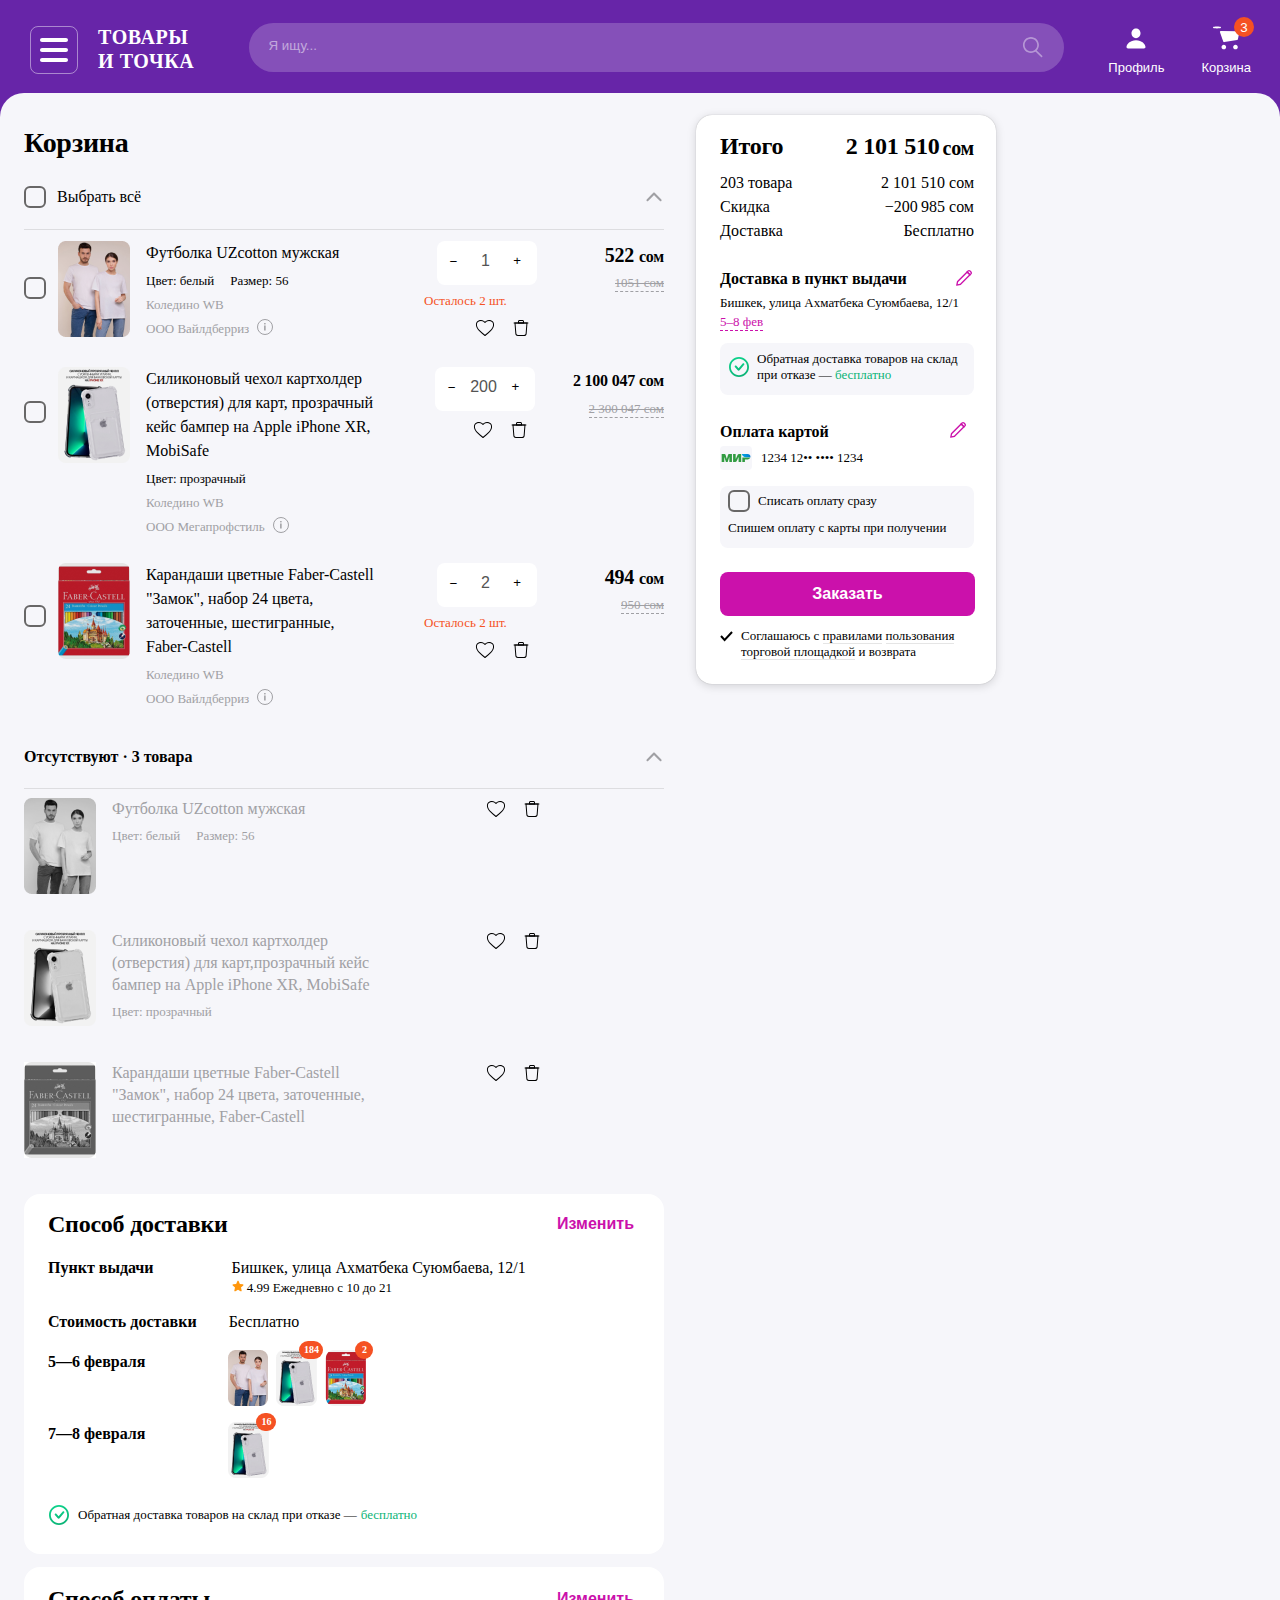
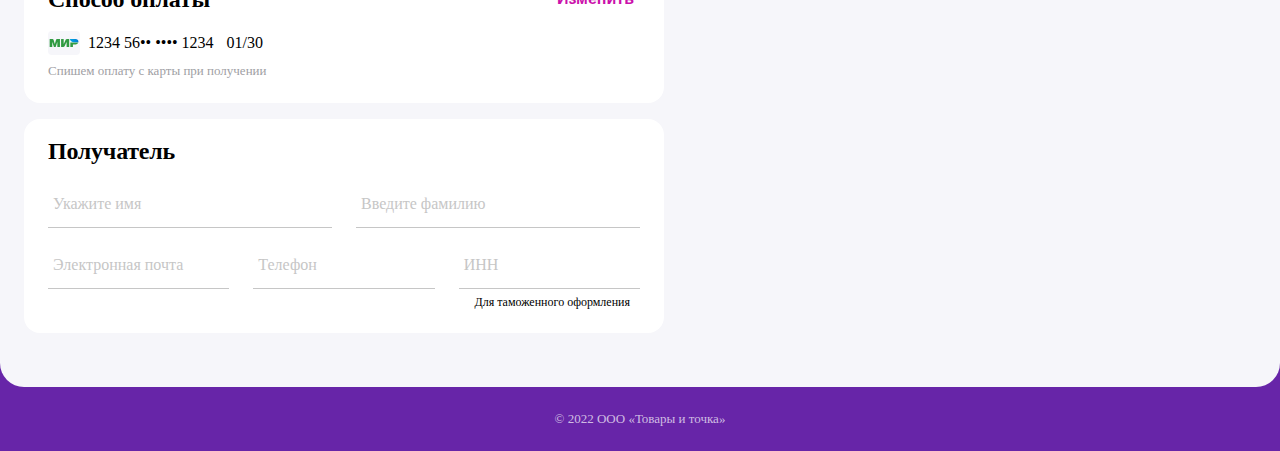
<file: index.html>
<!DOCTYPE html>
<html lang="en">
	<head>
		<meta charset="UTF-8" />
		<meta name="viewport" content="width=device-width, initial-scale=1.0" />
		<link rel="stylesheet" href="/src/styles/reset.css" />
		<link rel="stylesheet" href="/src/styles/fonts.css" />
		<link rel="stylesheet" href="/src/styles/style.css" />
		<link rel="stylesheet" href="/src/styles/adaptive.css">
		<title>wb-cart</title>
	</head>
	<body>
		<!-- Header -->
		<header class="header">
			<div class="header__inner">
				<div class="header__box">
					<button class="header__burger">
						<img
							src="public/images/catalog-burger.svg"
							alt="cart_icon"
							class="header__burger_image"
						/>

						<span class="header__burger-span">
							<svg width="28" height="28" viewBox="0 0 28 28" fill="none" xmlns="http://www.w3.org/2000/svg">
							<path fill-rule="evenodd" clip-rule="evenodd" d="M2.75 6C2.75 5.30964 3.30964 4.75 4 4.75H24C24.6904 4.75 25.25 5.30964 25.25 6C25.25 6.69036 24.6904 7.25 24 7.25H4C3.30964 7.25 2.75 6.69036 2.75 6Z" fill="white"/>
							<path fill-rule="evenodd" clip-rule="evenodd" d="M2.75 14C2.75 13.3096 3.30964 12.75 4 12.75H24C24.6904 12.75 25.25 13.3096 25.25 14C25.25 14.6904 24.6904 15.25 24 15.25H4C3.30964 15.25 2.75 14.6904 2.75 14Z" fill="white"/>
							<path fill-rule="evenodd" clip-rule="evenodd" d="M2.75 22C2.75 21.3096 3.30964 20.75 4 20.75H18C18.6904 20.75 19.25 21.3096 19.25 22C19.25 22.6904 18.6904 23.25 18 23.25H4C3.30964 23.25 2.75 22.6904 2.75 22Z" fill="white"/>
						</svg>
						</span>

					</button>
					<h1 class="header__title">Товары <br />и точка</h1>
				</div>

				<h1 class="header__logo">
					Товары и точка
				</h1>

				<div class="header__input-wrapper">
					<input
						type="text"
						class="header__input"
						placeholder="Я ищу..."
					/>
					<span class="header__input-span">
						<img
							src="public/images/search.svg"
							alt="search_icon"
						/>
					</span>

					<button class="header__profile-search">
						<svg width="28" height="28" viewBox="0 0 28 28" fill="none" xmlns="http://www.w3.org/2000/svg">
							<path fill-rule="evenodd" clip-rule="evenodd" d="M5.99886 12C5.99886 10.4087 6.631 8.88258 7.75622 7.75736C8.88143 6.63214 10.4076 6 11.9989 6C13.5902 6 15.1163 6.63214 16.2415 7.75736C17.3667 8.88258 17.9989 10.4087 17.9989 12C17.9989 13.5913 17.3667 15.1174 16.2415 16.2426C15.1163 17.3679 13.5902 18 11.9989 18C10.4076 18 8.88143 17.3679 7.75622 16.2426C6.631 15.1174 5.99886 13.5913 5.99886 12ZM11.9989 4C10.7257 4.00018 9.471 4.30422 8.339 4.88684C7.20699 5.46946 6.23038 6.31384 5.49034 7.3498C4.7503 8.38577 4.26819 9.5834 4.08409 10.8432C3.89998 12.1029 4.0192 13.3884 4.43183 14.5928C4.84446 15.7973 5.53859 16.8858 6.45652 17.768C7.37446 18.6502 8.48969 19.3006 9.70953 19.6651C10.9294 20.0296 12.2186 20.0977 13.4701 19.8638C14.7215 19.6298 15.8991 19.1006 16.9049 18.32L22.4339 23.85C22.6215 24.0375 22.8759 24.1428 23.1412 24.1427C23.4065 24.1426 23.6608 24.0371 23.8484 23.8495C24.0359 23.6619 24.1412 23.4074 24.1411 23.1421C24.141 22.8769 24.0355 22.6225 23.8479 22.435L18.3179 16.905C19.2356 15.7225 19.8032 14.3063 19.9561 12.8173C20.109 11.3283 19.8411 9.82621 19.1829 8.48188C18.5246 7.13754 17.5024 6.00485 16.2324 5.21256C14.9625 4.42027 13.4957 4.00017 11.9989 4Z" fill="white"/>
						</svg>
					</button>
				</div>

				<div class="header__wrapper">
					<button class="header__profile">
						<img
							src="./public/images/user-icon.svg"
							alt="user_icon"
						/>
						<p class="header__profile-text">Профиль</p>
					</button>
					<button class="header__cart">
						<img
							src="./public/images/cart-icon.svg"
							alt="user_icon"
						/>
						<span class="header__cart-span">3</span>
						<span class="header__profile-text">Корзина</span>

					</button>

				</div>
			</div>
		</header>
		<!-- Main -->
		<main class="main">
			<div class="container">
				<!-- cart -->
				<section class="cart">
					<div class="orders">
						<h2 class="orders__title">Корзина</h2>
						<!-- custom checkbox -->
						<div class="orders__box">
							<label class="checkbox__wrap">
								<input
										type="checkbox"
										class="real-checkbox"
								/>
								<span class="custom-checkbox select-all"></span>
								<span class="checkbox__wrap-spn">Выбрать всё</span>
							</label>
							<span class="orders__box-spn">
								<img
								src="public/images/arrow-icon.svg"
								alt="arrow-icon"
							/>
							</span>
						</div>


						<div class="orders__mob">
							<label class="checkbox__mob-wrap" id="root-label" for="real-checkbox" >
								<input
										type="checkbox"
										class="real-checkbox"
										id="real-checkbox"
								/>
								<span class="custom-checkbox__mob" id="root-check"></span>
								Выбрать все
							</label>

							<span class="checkbox__mob-spn"> 
								<img
									src="public/images/arrow-icon.svg"
									alt="arrow-icon"
							/>
							</span>
						</div>

						<!-- orders list and orders items -->
						<ul class="orders__list">
							<li class="orders__item">
								<div class="order__item_inner">
									<label class="checkbox__wrap-custom">
										<input
											type="checkbox"
											class="real-checkbox selected-check"
										
										/>
										<span class="custom-checkbox"></span>
									</label>
									<div class="orders__item-box">
										<img
											src="public/images/cart-item-1.png"
											alt="item-photo"
											class="orders__item-img"
										/>

										<div class="order__container">
											<h3 class="order__container-titile">
												Футболка UZcotton мужская
											</h3>
											<div class="text__container">
												<p class="cart__text">
													Цвет: белый
												</p>
												<p class="cart__text">
													Размер: 56
												</p>
											</div>
											<p class="order__container_descr">
												Коледино WB
											</p>
											<div class="place__container">
												<p
													class="order__container_place"
												>
													OOO Вайлдберриз
												</p>
												<span class="order__container-span" id="place-1">
													<img
													src="public/images/icon-20.svg"
													alt="icon"
												/>
												</span>


												<div class="place-tooltip" id="tooltip-place-1">
													<div class="place-tooltip__inner">
														<p class="place-tooltip__title">OOO «МЕГАПРОФСТИЛЬ»</p>
														<p class="place-tooltip__text">ОГРН: 5167746237148</p>
														<p class="place-tooltip__adress">129337, Москва, улица Красная Сосна, 2, корпус 1, стр. 1, помещение 2, офис 34</p>
													</div>
												</div>


											</div>
										</div>
									</div>
								</div>
								<!-- counter -->
								<div class="orders__wrap">
									<div class="order__counter">
										<div class="order__counter-container max-2" data-counter>
											<button class="order__counter-btn btn-minus">
												−
											</button>
											<input type="text" class="order__counter-spn" disabled value="1" id="input-1" data-price="522"
												></input>
											
											<button
												class="order__counter-btn  btn-plus"
											>
											+
											</button>
										</div>
										<p class="order__counter-text">
											Осталось 2 шт.
										</p>
										<!-- wrapper -->
										<div class="order__wrap">
											<button class="order__wrap_btn">
												<span class="order-hurt">
													<svg width="20" height="20" viewBox="0 0 20 20" fill="none" xmlns="http://www.w3.org/2000/svg">
														<path fill-rule="evenodd" clip-rule="evenodd" d="M3.03396 4.05857C2.26589 4.75224 1.76684 5.83284 1.99493 7.42928C2.22332 9.02783 3.26494 10.6852 4.80436 12.3478C6.25865 13.9184 8.10962 15.4437 9.99996 16.874C11.8903 15.4437 13.7413 13.9184 15.1956 12.3478C16.735 10.6852 17.7766 9.02783 18.005 7.4293C18.233 5.83285 17.734 4.75224 16.9659 4.05856C16.1766 3.34572 15.055 3 14 3C12.1319 3 11.0923 4.08479 10.5177 4.68443C10.4581 4.7466 10.4035 4.80356 10.3535 4.85355C10.1582 5.04882 9.84166 5.04882 9.6464 4.85355C9.59641 4.80356 9.54182 4.7466 9.48224 4.68443C8.90757 4.08479 7.86797 3 5.99995 3C4.94495 3 3.82325 3.34573 3.03396 4.05857ZM2.36371 3.31643C3.37369 2.40427 4.75202 2 5.99995 2C8.07123 2 9.34539 3.11257 9.99996 3.77862C10.6545 3.11257 11.9287 2 14 2C15.2479 2 16.6262 2.40428 17.6362 3.31644C18.6674 4.24776 19.2668 5.66715 18.9949 7.5707C18.7233 9.47217 17.5149 11.3148 15.9294 13.0272C14.3355 14.7486 12.3064 16.3952 10.3 17.9C10.1222 18.0333 9.87773 18.0333 9.69995 17.9C7.69353 16.3952 5.66443 14.7485 4.0706 13.0272C2.48503 11.3148 1.27665 9.47217 1.00498 7.57072C0.733012 5.66716 1.33249 4.24776 2.36371 3.31643Z" fill="black"/>
														</svg>
														
												</span>
											</button>
											<button class="order__wrap_btn">
												<span class="order__trash">
													<svg width="20" height="20" viewBox="0 0 20 20" fill="none" xmlns="http://www.w3.org/2000/svg">
														<path fill-rule="evenodd" clip-rule="evenodd" d="M2.5 5C2.5 4.72386 2.72386 4.5 3 4.5H17C17.2761 4.5 17.5 4.72386 17.5 5C17.5 5.27614 17.2761 5.5 17 5.5H3C2.72386 5.5 2.5 5.27614 2.5 5Z" fill="black"/>
														<path fill-rule="evenodd" clip-rule="evenodd" d="M3.4584 4.5H16.5059L15.6411 15.6926C15.5405 16.9947 14.4546 18 13.1486 18H6.84639C5.54299 18 4.45829 16.9986 4.35435 15.6994L3.4584 4.5ZM4.5416 5.5L5.35117 15.6196C5.41353 16.3992 6.06435 17 6.84639 17H13.1486C13.9322 17 14.5837 16.3968 14.6441 15.6155L15.4256 5.5H4.5416Z" fill="black"/>
														<path fill-rule="evenodd" clip-rule="evenodd" d="M13 5.5H7V3.46875C7 2.65758 7.65758 2 8.46875 2H11.5312C12.3424 2 13 2.65758 13 3.46875V5.5ZM8.46875 3C8.20987 3 8 3.20987 8 3.46875V4.5H12V3.46875C12 3.20987 11.7901 3 11.5312 3H8.46875Z" fill="black"/>
														</svg>
														
												</span>
											</button>
										</div>
									</div>
									<!-- total-price -->
									<div class="order__total">
										<p class="order__total-price">
											522 <span class="order__total-spn">сом</span>
									</p>
										<p class="order__total-ghost">
											1051 сом
										</p>
										<div class="order__total-tooltip">
											<ul class="total__tooltip-list">
												<li class="total__tooltip-item">
													<p class="tooltip__item-ghost">Скидка 55%</p>
													<p class="tooltip__item-text">−300 сом</p>
												</li>
												<li class="total__tooltip-item">
													<p class="tooltip__item-ghost">Скидка покупателя 10%</p>
													<p class="tooltip__item-text">−30 сом</p>
												</li>
											</ul>
										</div>
									</div>
								</div>
							</li>
							<li class="orders__item">
								<div class="order__item_inner">
									<label class="checkbox__wrap-custom-2">
										<input
											type="checkbox"
											class="real-checkbox selected-check"
										/>
										<span class="custom-checkbox check-1"></span>
									</label>
									<div class="orders__item-box">
										<img
											src="public/images/cart-item-2.png"
											alt="item-photo"
											class="orders__item-img"
										/>

										<div class="order__container">
											<h3 class="order__container-titile">
												Силиконовый чехол картхолдер<br> (отверстия) для карт, прозрачный<br> кейс бампер на Apple iPhone XR,<br> MobiSafe
											</h3>
											<div class="text__container">
												<p class="cart__text">
													Цвет: прозрачный
												</p>
											
											</div>
											<p class="order__container_descr">
												Коледино WB
											</p>
											<div class="place__container">
												<p
													class="order__container_place"
												>
                                                OOO Мегапрофстиль
												</p>
												<span class="order__container-span" id="place-2">
													<img
													src="public/images/icon-20.svg"
													alt="icon"
												/>

												<div class="place-tooltip place-style-1" id="tooltip-place-2">
													<div class="place-tooltip__inner">
														<p class="place-tooltip__title">OOO «МЕГАПРОФСТИЛЬ»</p>
														<p class="place-tooltip__text">ОГРН: 5167746237148</p>
														<p class="place-tooltip__adress">129337, Москва, улица Красная Сосна, 2, корпус 1, стр. 1, помещение 2, офис 34</p>
													</div>
												</div>

											</div>
										</div>
									</div>
								</div>
								<!-- counter -->
								<div class="orders__wrap">
									<div class="order__counter">
										<div class="order__counter-container" data-counter>
											<button class="order__counter-btn btn-minus">
												−
											</button>
											<input type="text" class="order__counter-spn" disabled value="200" id="input-1"
												data-price="10500"></input>
											
											<button
												class="order__counter-btn  btn-plus"
											>
											+
											</button>
											
										</div>
										
										
										<!-- wrapper -->
										<div class="order__wrap">
											<button class="order__wrap_btn">
												<span class="order-hurt">
													<svg width="20" height="20" viewBox="0 0 20 20" fill="none" xmlns="http://www.w3.org/2000/svg">
														<path fill-rule="evenodd" clip-rule="evenodd" d="M3.03399 4.05857C2.26592 4.75224 1.76687 5.83284 1.99496 7.42928C2.22335 9.02783 3.26497 10.6852 4.80439 12.3478C6.25868 13.9184 8.10965 15.4437 9.99999 16.874C11.8903 15.4437 13.7413 13.9184 15.1956 12.3478C16.7351 10.6852 17.7767 9.02783 18.005 7.4293C18.2331 5.83285 17.734 4.75224 16.9659 4.05856C16.1767 3.34572 15.055 3 14 3C12.132 3 11.0924 4.08479 10.5177 4.68443C10.4581 4.7466 10.4035 4.80356 10.3535 4.85355C10.1583 5.04882 9.84169 5.04882 9.64643 4.85355C9.59644 4.80356 9.54185 4.7466 9.48227 4.68443C8.9076 4.08479 7.868 3 5.99999 3C4.94498 3 3.82328 3.34573 3.03399 4.05857ZM2.36374 3.31643C3.37372 2.40427 4.75205 2 5.99999 2C8.07126 2 9.34542 3.11257 9.99999 3.77862C10.6545 3.11257 11.9287 2 14 2C15.2479 2 16.6262 2.40428 17.6362 3.31644C18.6674 4.24776 19.2669 5.66715 18.995 7.5707C18.7233 9.47217 17.515 11.3148 15.9294 13.0272C14.3355 14.7486 12.3064 16.3952 10.3 17.9C10.1222 18.0333 9.87776 18.0333 9.69999 17.9C7.69356 16.3952 5.66446 14.7485 4.07063 13.0272C2.48506 11.3148 1.27668 9.47217 1.00501 7.57072C0.733043 5.66716 1.33253 4.24776 2.36374 3.31643Z" fill="black"/>
														</svg>
														
												</span>
											</button>
											<button class="order__wrap_btn">
												<span class="order-trash">
													<svg width="20" height="20" viewBox="0 0 20 20" fill="none" xmlns="http://www.w3.org/2000/svg">
														<path fill-rule="evenodd" clip-rule="evenodd" d="M2.5 5C2.5 4.72386 2.72386 4.5 3 4.5H17C17.2761 4.5 17.5 4.72386 17.5 5C17.5 5.27614 17.2761 5.5 17 5.5H3C2.72386 5.5 2.5 5.27614 2.5 5Z" fill="black"/>
														<path fill-rule="evenodd" clip-rule="evenodd" d="M3.4584 4.5H16.5059L15.6411 15.6926C15.5405 16.9947 14.4546 18 13.1486 18H6.84639C5.54299 18 4.45829 16.9986 4.35435 15.6994L3.4584 4.5ZM4.5416 5.5L5.35117 15.6196C5.41353 16.3992 6.06435 17 6.84639 17H13.1486C13.9322 17 14.5837 16.3968 14.6441 15.6155L15.4256 5.5H4.5416Z" fill="black"/>
														<path fill-rule="evenodd" clip-rule="evenodd" d="M13 5.5H7V3.46875C7 2.65758 7.65758 2 8.46875 2H11.5312C12.3424 2 13 2.65758 13 3.46875V5.5ZM8.46875 3C8.20987 3 8 3.20987 8 3.46875V4.5H12V3.46875C12 3.20987 11.7901 3 11.5312 3H8.46875Z" fill="black"/>
														</svg>
														
												</span>
											</button>
										</div>
									</div>
									<!-- total-price -->
									<div class="order__total">
										<p class="order__total-price price-1">
											2 100 047 
											<span
											class="order__total-spn"
											>сом</span>
										</p>
										<p class="order__total-ghost" id="ghost-2">
											2 300 047 сом
										</p>

										<div class="order__total-tooltip tooltip-2" id="tooltip-2">
											<ul class="total__tooltip-list">
												<li class="total__tooltip-item">
													<p class="tooltip__item-ghost">Скидка 55%</p>
													<p class="tooltip__item-text">−300 сом</p>
												</li>
												<li class="total__tooltip-item">
													<p class="tooltip__item-ghost">Скидка покупателя 10%</p>
													<p class="tooltip__item-text">−30 сом</p>
												</li>
											</ul>
										</div>
									</div>
								</div>
							</li>
							<li class="orders__item">
								<div class="order__item_inner">
									<label class="checkbox__wrap-custom-3 check-2">
										<input
											type="checkbox"
											class="real-checkbox selected-check"
										/>
										<span class="custom-checkbox"></span>
									</label>
									<div class="orders__item-box">
										<img
											src="public/images/cart-item-3.png"
											alt="item-photo"
											class="orders__item-img"
										/>

										<div class="order__container">
											<h3 class="order__container-titile">
												Карандаши цветные Faber-Castell<br> "Замок", набор 24 цвета,<br> заточенные, шестигранные,<br>Faber-Castell 
											</h3>
											
											<p class="order__container_descr">
												Коледино WB
											</p>
											<div class="place__container">
												<p
													class="order__container_place"
												>
													OOO Вайлдберриз
												</p>
												<span class="order__container-span" id="place-3">
													<img
													src="public/images/icon-20.svg"
													alt="icon"
												/>
												<div class="place-tooltip place-style-2" id="tooltip-place-3">
													<div class="place-tooltip__inner">
														<p class="place-tooltip__title">OOO «МЕГАПРОФСТИЛЬ»</p>
														<p class="place-tooltip__text">ОГРН: 5167746237148</p>
														<p class="place-tooltip__adress">129337, Москва, улица Красная Сосна, 2, корпус 1, стр. 1, помещение 2, офис 34</p>
													</div>
												</div>

												</span>
											</div>
										</div>
									</div>
								</div>
								<!-- counter -->
								<div class="orders__wrap">
									<div class="order__counter">
										<div class="order__counter-container" data-counter>
											<button class="order__counter-btn btn-minus">
												−
											</button>
											<input type="text" class="order__counter-spn" disabled value="2" id="input-1"
											data-price="494"	></input>
											
											<button
												class="order__counter-btn  btn-plus"
											>
											+
											</button>
									
										</div>
										<p class="order__counter-text">
											Осталось 2 шт.
										</p>
										<!-- wrapper -->
										<div class="order__wrap">
											<button class="order__wrap_btn">
												<span class="order-hurt">
													<svg width="20" height="20" viewBox="0 0 20 20" fill="none" xmlns="http://www.w3.org/2000/svg">
														<path fill-rule="evenodd" clip-rule="evenodd" d="M3.03399 4.05857C2.26592 4.75224 1.76687 5.83284 1.99496 7.42928C2.22335 9.02783 3.26497 10.6852 4.80439 12.3478C6.25868 13.9184 8.10965 15.4437 9.99999 16.874C11.8903 15.4437 13.7413 13.9184 15.1956 12.3478C16.7351 10.6852 17.7767 9.02783 18.005 7.4293C18.2331 5.83285 17.734 4.75224 16.9659 4.05856C16.1767 3.34572 15.055 3 14 3C12.132 3 11.0924 4.08479 10.5177 4.68443C10.4581 4.7466 10.4035 4.80356 10.3535 4.85355C10.1583 5.04882 9.84169 5.04882 9.64643 4.85355C9.59644 4.80356 9.54185 4.7466 9.48227 4.68443C8.9076 4.08479 7.868 3 5.99999 3C4.94498 3 3.82328 3.34573 3.03399 4.05857ZM2.36374 3.31643C3.37372 2.40427 4.75205 2 5.99999 2C8.07126 2 9.34542 3.11257 9.99999 3.77862C10.6545 3.11257 11.9287 2 14 2C15.2479 2 16.6262 2.40428 17.6362 3.31644C18.6674 4.24776 19.2669 5.66715 18.995 7.5707C18.7233 9.47217 17.515 11.3148 15.9294 13.0272C14.3355 14.7486 12.3064 16.3952 10.3 17.9C10.1222 18.0333 9.87776 18.0333 9.69999 17.9C7.69356 16.3952 5.66446 14.7485 4.07063 13.0272C2.48506 11.3148 1.27668 9.47217 1.00501 7.57072C0.733043 5.66716 1.33253 4.24776 2.36374 3.31643Z" fill="black"/>
														</svg>
														
												</span>
											</button>
											<button class="order__wrap_btn">
												<span class="order-trash">
													<svg width="20" height="20" viewBox="0 0 20 20" fill="none" xmlns="http://www.w3.org/2000/svg">
														<path fill-rule="evenodd" clip-rule="evenodd" d="M2.5 5C2.5 4.72386 2.72386 4.5 3 4.5H17C17.2761 4.5 17.5 4.72386 17.5 5C17.5 5.27614 17.2761 5.5 17 5.5H3C2.72386 5.5 2.5 5.27614 2.5 5Z" fill="black"/>
														<path fill-rule="evenodd" clip-rule="evenodd" d="M3.4584 4.5H16.5059L15.6411 15.6926C15.5405 16.9947 14.4546 18 13.1486 18H6.84639C5.54299 18 4.45829 16.9986 4.35435 15.6994L3.4584 4.5ZM4.5416 5.5L5.35117 15.6196C5.41353 16.3992 6.06435 17 6.84639 17H13.1486C13.9322 17 14.5837 16.3968 14.6441 15.6155L15.4256 5.5H4.5416Z" fill="black"/>
														<path fill-rule="evenodd" clip-rule="evenodd" d="M13 5.5H7V3.46875C7 2.65758 7.65758 2 8.46875 2H11.5312C12.3424 2 13 2.65758 13 3.46875V5.5ZM8.46875 3C8.20987 3 8 3.20987 8 3.46875V4.5H12V3.46875C12 3.20987 11.7901 3 11.5312 3H8.46875Z" fill="black"/>
														</svg>
														
												</span>
											</button>
										</div>
									</div>
									<!-- total-price -->
									<div class="order__total">
										<p class="order__total-price">
											494
											<span class="order__total-spn"> сом</span>
										<p class="order__total-ghost" id="ghost-3">
											950 сом
										</p>
										<div class="order__total-tooltip tooltip-3" id="tooltip-3">
											<ul class="total__tooltip-list">
												<li class="total__tooltip-item">
													<p class="tooltip__item-ghost">Скидка 55%</p>
													<p class="tooltip__item-text">−300 сом</p>
												</li>
												<li class="total__tooltip-item">
													<p class="tooltip__item-ghost">Скидка покупателя 10%</p>
													<p class="tooltip__item-text">−30 сом</p>
												</li>
											</ul>
										</div>
									</div>
								</div>
							</li>
							<!-- mobile -->
							<li class="orders__item-mobile nth-1">
								<div class="orders__mobile-right">
										<label class="checkbox__wrap-custom">
										<input
												type="checkbox"
												class="real-checkbox"
												data-mobile
										/>
										<span class="custom-checkbox checkbox-1"></span>
									</label>
									<!-- mobile-counter -->
									<img src="public/images/cart-item-1.png" alt="icon" class="item__mobile">
									<div class="order__counter-container">
										<button class="order__counter-btn counter-modile-decr btn-minus">
											-											
										</button>
										<input type="text" class="order__counter-spn" disabled value="1" id="input-1" data-price="522"></input>
										<button
												class="order__counter-btn-disable counter-modile-decr btn-plus"
										>
										+	
										</button>
									</div>
									<span class="orders__mobile-spn">56</span>
								</div>
								<div class="orders__mobile-left">
									<div class="mobile-left__inner">
										<div class="mobile__price-wrap">
											<p class="mobile__price-new">
												522
												<span class="mobile__price-old"> сом</span>
											</p>

											<p class="order__total-ghost">
												1051 сом
											</p>
										</div>
										<p class="mobile__item-title">Футболка UZcotton мужская</p>
										<p class="mobile__item-descr">Цвет: белый</p>
										<p class="mobile__item-ghost">Коледино WB</p>


										<div class="mobile__fav-container">
											<div class="mobile__fav-container--left">
												<p class="mobile__fav-text">Осталось 2 шт.</p>
											</div>
											<div class="mobile__fav-container--right">
												<img src="./public/images/icon-hurt.svg" alt="hurt-icon">
												<img src="./public/images/icon-trash.svg" alt="trash-icon">
											</div>
										</div>
									</div>

								</div>
							</li>
							<li class="orders__item-mobile">
								<div class="orders__mobile-right">
									<label class="checkbox__wrap-custom">
										<input
												type="checkbox"
												class="real-checkbox"
												data-mobile
												/>
										<span class="custom-checkbox" ></span>
									</label>
									<img src="public/images/cart-item-2.png" alt="icon" class="item__mobile">
									<div class="order__counter-container container-order-1">
										<button class="order__counter-btn btn-minus">
											-
										</button>
										<input type="text" class="order__counter-spn" disabled value="200" id="input-1" data-price="10500"></input>
										<button
												class="order__counter-btn-disable dis-1 counter-modile-decr btn-plus"
										>
										+
											
										</button>
									</div>

								</div>
								<div class="orders__mobile-left">
									<div class="mobile-left__inner">
										<div class="mobile__price-wrap price-wrap-1">
											<p class="mobile__price-new">
												2 100 047
												<span class="mobile__price-old"> сом</span>
											</p>

											<p class="order__total-ghost">
												2 300 047 сом
											</p>
										</div>
										<p class="mobile__item-title">Силиконовый чехол<br> картхолдер (отверстия) для...</p>
										<p class="mobile__item-descr">Цвет: прозрачный</p>
										<p class="mobile__item-ghost">Коледино WB</p>


										<div class="mobile__fav-container cont-1">
											<div class="mobile__fav-container--left">

											</div>
											<div class="mobile__fav-container--right">
												<img src="./public/images/icon-hurt.svg" alt="hurt-icon">
												<img src="./public/images/icon-trash.svg" alt="trash-icon">
											</div>
										</div>
									</div>

								</div>
							</li>
							<li class="orders__item-mobile nth-3">
								<div class="orders__mobile-right">
									<label class="checkbox__wrap-custom">
										<input
												type="checkbox"
												class="real-checkbox"
												data-mobile
												/>
										<span class="custom-checkbox checkbox-3"></span>
									</label>
									<img src="public/images/cart-item-3.png" alt="icon" class="item__mobile">
									<div class="order__counter-container container-order-2">
										<button class="order__counter-btn btn-minus">
											-	
										</button>
										<input type="text" class="order__counter-spn" disabled value="1" id="input-1" data-price="522"></input>
										<button
												class="order__counter-btn-disable dis-1 btn-plus"
										>
										+	
										</button>
									</div>
								</div>
								<div class="orders__mobile-left">
									<div class="mobile-left__inner">
										<div class="mobile__price-wrap price-wrap-2">
											<p class="mobile__price-new">
												494
												<span class="mobile__price-old"> сом</span>
											</p>

											<p class="order__total-ghost">
												950 сом
											</p>
										</div>
										<p class="mobile__item-title">Карандаши цветные Faber-<br>Castell "Замок", набор 24 цв...</p>
										<p class="mobile__item-ghost">Коледино WB</p>


										<div class="mobile__fav-container fav-2">
											<div class="mobile__fav-container--left">
												<p class="mobile__fav-text">Осталось 2 шт.</p>
											</div>
											<div class="mobile__fav-container--right">
												<img src="./public/images/icon-hurt.svg" alt="hurt-icon">
												<img src="./public/images/icon-trash.svg" alt="trash-icon">
											</div>
										</div>
									</div>

								</div>
							</li>
						</ul>
                        <!-- absence items -->
                        <div class="ubsence">
                            <div class="ubsence__inner">
                                <h4 class="ubsence__title">
                                    Отсутствуют · 3 товара
                                </h4>
                                <span class="orders__box-span">
									<img src="public/images/arrow-icon.svg" alt="arrow-icon">
								</span>
                            </div>

                            <ul class="ubsence__list">
                                <li class="ubsence__item">
                                    <div class="ubsence__item-container">
                                        <img src="./public/images/ghost-cart-1.png" alt="cart_icon">
                                        <div class="ubsence__container">
                                            <h4 class="ubsence__container_title">Футболка UZcotton мужская</h4>
                                            <div class="ubsence__box">
                                                <p class="ubsence__box_text">Цвет: белый</p>
                                                <p class="ubsence__box_text">Размер: 56</p>
                                            </div>
                                        </div>
                                    </div>
                                    
                                    <div class="ubsense__icons">
                                        <button
                                        class="ubsense__icons-btn"
                                        >
										<span class="order-hurt">
											<svg width="20" height="20" viewBox="0 0 20 20" fill="none" xmlns="http://www.w3.org/2000/svg">
												<path fill-rule="evenodd" clip-rule="evenodd" d="M3.03399 4.05857C2.26592 4.75224 1.76687 5.83284 1.99496 7.42928C2.22335 9.02783 3.26497 10.6852 4.80439 12.3478C6.25868 13.9184 8.10965 15.4437 9.99999 16.874C11.8903 15.4437 13.7413 13.9184 15.1956 12.3478C16.7351 10.6852 17.7767 9.02783 18.005 7.4293C18.2331 5.83285 17.734 4.75224 16.9659 4.05856C16.1767 3.34572 15.055 3 14 3C12.132 3 11.0924 4.08479 10.5177 4.68443C10.4581 4.7466 10.4035 4.80356 10.3535 4.85355C10.1583 5.04882 9.84169 5.04882 9.64643 4.85355C9.59644 4.80356 9.54185 4.7466 9.48227 4.68443C8.9076 4.08479 7.868 3 5.99999 3C4.94498 3 3.82328 3.34573 3.03399 4.05857ZM2.36374 3.31643C3.37372 2.40427 4.75205 2 5.99999 2C8.07126 2 9.34542 3.11257 9.99999 3.77862C10.6545 3.11257 11.9287 2 14 2C15.2479 2 16.6262 2.40428 17.6362 3.31644C18.6674 4.24776 19.2669 5.66715 18.995 7.5707C18.7233 9.47217 17.515 11.3148 15.9294 13.0272C14.3355 14.7486 12.3064 16.3952 10.3 17.9C10.1222 18.0333 9.87776 18.0333 9.69999 17.9C7.69356 16.3952 5.66446 14.7485 4.07063 13.0272C2.48506 11.3148 1.27668 9.47217 1.00501 7.57072C0.733043 5.66716 1.33253 4.24776 2.36374 3.31643Z" fill="black"/>
												</svg>
										</span>
									
									</button>
                                        <button 
                                        class="ubsense__icons-btn"
                                        >
                                            <span class="order-trash">
												<svg width="20" height="20" viewBox="0 0 20 20" fill="none" xmlns="http://www.w3.org/2000/svg">
													<path fill-rule="evenodd" clip-rule="evenodd" d="M2.5 5C2.5 4.72386 2.72386 4.5 3 4.5H17C17.2761 4.5 17.5 4.72386 17.5 5C17.5 5.27614 17.2761 5.5 17 5.5H3C2.72386 5.5 2.5 5.27614 2.5 5Z" fill="black"/>
													<path fill-rule="evenodd" clip-rule="evenodd" d="M3.4584 4.5H16.5059L15.6411 15.6926C15.5405 16.9947 14.4546 18 13.1486 18H6.84639C5.54299 18 4.45829 16.9986 4.35435 15.6994L3.4584 4.5ZM4.5416 5.5L5.35117 15.6196C5.41353 16.3992 6.06435 17 6.84639 17H13.1486C13.9322 17 14.5837 16.3968 14.6441 15.6155L15.4256 5.5H4.5416Z" fill="black"/>
													<path fill-rule="evenodd" clip-rule="evenodd" d="M13 5.5H7V3.46875C7 2.65758 7.65758 2 8.46875 2H11.5312C12.3424 2 13 2.65758 13 3.46875V5.5ZM8.46875 3C8.20987 3 8 3.20987 8 3.46875V4.5H12V3.46875C12 3.20987 11.7901 3 11.5312 3H8.46875Z" fill="black"/>
													</svg>
													
											</span>
                                        </button>
                                    </div>
                                </li>
                                <li class="ubsence__item">
                                    <div class="ubsence__item-container">
                                        <img src="./public/images/ghost-cart-2.png" alt="cart_icon">
                                        <div class="ubsence__container">
                                            <h4 class="ubsence__container_title">Силиконовый чехол картхолдер<br> (отверстия) для карт,прозрачный кейс<br> бампер на Apple iPhone XR, MobiSafe</h4>
                                            <div class="ubsence__box">
                                                <p class="ubsence__box_text">Цвет: прозрачный</p>
                                            </div>
                                        </div>
                                    </div>
                                    
                                    <div class="ubsense__icons">
                                        <button
                                        class="ubsense__icons-btn"
                                        >
										<span class="order-hurt">
											<svg width="20" height="20" viewBox="0 0 20 20" fill="none" xmlns="http://www.w3.org/2000/svg">
												<path fill-rule="evenodd" clip-rule="evenodd" d="M3.03399 4.05857C2.26592 4.75224 1.76687 5.83284 1.99496 7.42928C2.22335 9.02783 3.26497 10.6852 4.80439 12.3478C6.25868 13.9184 8.10965 15.4437 9.99999 16.874C11.8903 15.4437 13.7413 13.9184 15.1956 12.3478C16.7351 10.6852 17.7767 9.02783 18.005 7.4293C18.2331 5.83285 17.734 4.75224 16.9659 4.05856C16.1767 3.34572 15.055 3 14 3C12.132 3 11.0924 4.08479 10.5177 4.68443C10.4581 4.7466 10.4035 4.80356 10.3535 4.85355C10.1583 5.04882 9.84169 5.04882 9.64643 4.85355C9.59644 4.80356 9.54185 4.7466 9.48227 4.68443C8.9076 4.08479 7.868 3 5.99999 3C4.94498 3 3.82328 3.34573 3.03399 4.05857ZM2.36374 3.31643C3.37372 2.40427 4.75205 2 5.99999 2C8.07126 2 9.34542 3.11257 9.99999 3.77862C10.6545 3.11257 11.9287 2 14 2C15.2479 2 16.6262 2.40428 17.6362 3.31644C18.6674 4.24776 19.2669 5.66715 18.995 7.5707C18.7233 9.47217 17.515 11.3148 15.9294 13.0272C14.3355 14.7486 12.3064 16.3952 10.3 17.9C10.1222 18.0333 9.87776 18.0333 9.69999 17.9C7.69356 16.3952 5.66446 14.7485 4.07063 13.0272C2.48506 11.3148 1.27668 9.47217 1.00501 7.57072C0.733043 5.66716 1.33253 4.24776 2.36374 3.31643Z" fill="black"/>
												</svg>
										</span>

									</button>
                                        <button 
                                        class="ubsense__icons-btn"
                                        >
										<span class="order-trash">
											<svg width="20" height="20" viewBox="0 0 20 20" fill="none" xmlns="http://www.w3.org/2000/svg">
												<path fill-rule="evenodd" clip-rule="evenodd" d="M2.5 5C2.5 4.72386 2.72386 4.5 3 4.5H17C17.2761 4.5 17.5 4.72386 17.5 5C17.5 5.27614 17.2761 5.5 17 5.5H3C2.72386 5.5 2.5 5.27614 2.5 5Z" fill="black"/>
												<path fill-rule="evenodd" clip-rule="evenodd" d="M3.4584 4.5H16.5059L15.6411 15.6926C15.5405 16.9947 14.4546 18 13.1486 18H6.84639C5.54299 18 4.45829 16.9986 4.35435 15.6994L3.4584 4.5ZM4.5416 5.5L5.35117 15.6196C5.41353 16.3992 6.06435 17 6.84639 17H13.1486C13.9322 17 14.5837 16.3968 14.6441 15.6155L15.4256 5.5H4.5416Z" fill="black"/>
												<path fill-rule="evenodd" clip-rule="evenodd" d="M13 5.5H7V3.46875C7 2.65758 7.65758 2 8.46875 2H11.5312C12.3424 2 13 2.65758 13 3.46875V5.5ZM8.46875 3C8.20987 3 8 3.20987 8 3.46875V4.5H12V3.46875C12 3.20987 11.7901 3 11.5312 3H8.46875Z" fill="black"/>
												</svg>
												
										</span>
                                        </button>
                                    </div>
                                </li>
                                <li class="ubsence__item">
                                    <div class="ubsence__item-container">
                                        <img src="./public/images/ghost-cart-3.jpg" alt="cart_icon">
                                        <div class="ubsence__container">
                                            <h4 class="ubsence__container_title">Карандаши цветные Faber-Castell<br> "Замок", набор 24 цвета, заточенные,<br> шестигранные, Faber-Castell</h4>
                                            
                                        </div>
                                    </div>
                                    
                                    <div class="ubsense__icons">
                                        <button
                                        class="ubsense__icons-btn"
                                        >
										<span class="order-hurt">
											<svg width="20" height="20" viewBox="0 0 20 20" fill="none" xmlns="http://www.w3.org/2000/svg">
												<path fill-rule="evenodd" clip-rule="evenodd" d="M3.03399 4.05857C2.26592 4.75224 1.76687 5.83284 1.99496 7.42928C2.22335 9.02783 3.26497 10.6852 4.80439 12.3478C6.25868 13.9184 8.10965 15.4437 9.99999 16.874C11.8903 15.4437 13.7413 13.9184 15.1956 12.3478C16.7351 10.6852 17.7767 9.02783 18.005 7.4293C18.2331 5.83285 17.734 4.75224 16.9659 4.05856C16.1767 3.34572 15.055 3 14 3C12.132 3 11.0924 4.08479 10.5177 4.68443C10.4581 4.7466 10.4035 4.80356 10.3535 4.85355C10.1583 5.04882 9.84169 5.04882 9.64643 4.85355C9.59644 4.80356 9.54185 4.7466 9.48227 4.68443C8.9076 4.08479 7.868 3 5.99999 3C4.94498 3 3.82328 3.34573 3.03399 4.05857ZM2.36374 3.31643C3.37372 2.40427 4.75205 2 5.99999 2C8.07126 2 9.34542 3.11257 9.99999 3.77862C10.6545 3.11257 11.9287 2 14 2C15.2479 2 16.6262 2.40428 17.6362 3.31644C18.6674 4.24776 19.2669 5.66715 18.995 7.5707C18.7233 9.47217 17.515 11.3148 15.9294 13.0272C14.3355 14.7486 12.3064 16.3952 10.3 17.9C10.1222 18.0333 9.87776 18.0333 9.69999 17.9C7.69356 16.3952 5.66446 14.7485 4.07063 13.0272C2.48506 11.3148 1.27668 9.47217 1.00501 7.57072C0.733043 5.66716 1.33253 4.24776 2.36374 3.31643Z" fill="black"/>
												</svg>
										</span>
										
									</button>
                                        <button 
                                        class="ubsense__icons-btn"
                                        >
										<span class="order-trash">
											<svg width="20" height="20" viewBox="0 0 20 20" fill="none" xmlns="http://www.w3.org/2000/svg">
												<path fill-rule="evenodd" clip-rule="evenodd" d="M2.5 5C2.5 4.72386 2.72386 4.5 3 4.5H17C17.2761 4.5 17.5 4.72386 17.5 5C17.5 5.27614 17.2761 5.5 17 5.5H3C2.72386 5.5 2.5 5.27614 2.5 5Z" fill="black"/>
												<path fill-rule="evenodd" clip-rule="evenodd" d="M3.4584 4.5H16.5059L15.6411 15.6926C15.5405 16.9947 14.4546 18 13.1486 18H6.84639C5.54299 18 4.45829 16.9986 4.35435 15.6994L3.4584 4.5ZM4.5416 5.5L5.35117 15.6196C5.41353 16.3992 6.06435 17 6.84639 17H13.1486C13.9322 17 14.5837 16.3968 14.6441 15.6155L15.4256 5.5H4.5416Z" fill="black"/>
												<path fill-rule="evenodd" clip-rule="evenodd" d="M13 5.5H7V3.46875C7 2.65758 7.65758 2 8.46875 2H11.5312C12.3424 2 13 2.65758 13 3.46875V5.5ZM8.46875 3C8.20987 3 8 3.20987 8 3.46875V4.5H12V3.46875C12 3.20987 11.7901 3 11.5312 3H8.46875Z" fill="black"/>
												</svg>
												
										</span>
                                        </button>
                                    </div>
                                </li>

								<li class="ubsence__item-mobile nonline">
									<div class="ubsence__mobile-inner">
										<div class="ubsence__mobile-left">
											<img src="./public/images/ghost-cart-1.png" alt="item" class="ghost__mob">
											<span class="ubsence__mobile-spn">56</span>
										</div>
										<div class="ubsence__mobile-right">
											<p class="ubsence__mobile-title">
												Футболка UZcotton мужская
											</p>
											<p class="ubsence__mobile-sub">
												Цвет: белый
											</p>
										</div>

									</div>
									<div class="ubsence__mobile-container">
										<div>
											<button class="ubsence__mobile-button">
												<img src="./public/images/icon-hurt.svg" alt="icon">
											</button>

											<button class="ubsence__mobile-button">
												<img src="./public/images/icon-trash.svg" alt="icon">
											</button>
										</div>
									</div>
								</li>
								<li class="ubsence__item-mobile">
									<div class="ubsence__mobile-inner inner-2">
										<div class="ubsence__mobile-left">
											<img src="./public/images/ghost-cart-2.png" alt="item" class="ghost__mob">

										</div>
										<div class="ubsence__mobile-right">
											<p class="ubsence__mobile-title">
												Силиконовый чехол<br> картхолдер (отверстия) для...
											</p>
											<p class="ubsence__mobile-sub">
												Цвет: прозрачный
											</p>
										</div>

									</div>
									<div class="ubsence__mobile-container">
										<div>
											<button class="ubsence__mobile-button">
												<img src="./public/images/icon-hurt.svg" alt="icon">
											</button>

											<button class="ubsence__mobile-button">
												<img src="./public/images/icon-trash.svg" alt="icon">
											</button>
										</div>
									</div>
								</li>
								<li class="ubsence__item-mobile">
									<div class="ubsence__mobile-inner inner-3">
										<div class="ubsence__mobile-left">
											<img src="./public/images/ghost-cart-3.jpg" alt="card" class="ghost__mob">
											<label class="checkbox__wrap-custom">
												<input
														type="checkbox"
														class="real-checkbox"
												/>
												<span class="custom-checkbox ghost"></span>
											</label>
											<span class="ubsence__mobile-spn spn-1">56/54/52...</span>
										</div>
										<div class="ubsence__mobile-right">
											<p class="ubsence__mobile-title">
												Карандаши цветные Faber-<br>Castell "Замок", набор 24 цв...
											</p>
										</div>

									</div>
									<div class="ubsence__mobile-container">
										<div>
											<button class="ubsence__mobile-button">
												<img src="./public/images/icon-hurt.svg" alt="icon">
											</button>

											<button class="ubsence__mobile-button">
												<img src="./public/images/icon-trash.svg" alt="icon">
											</button>
										</div>
									</div>
								</li>

                            </ul>
                        </div>
                        <!-- delevery -->

                        <div class="delevery">
                            <div class="delevery__inner">
                                <div class="delevery__box">
                                    <h2 class="delevery__title">Способ доставки</h2>
                                    <button class="delevery__button">Изменить</button>
                                </div>

                                <ul class="delevery__list">
                                    <li class="delevery__item item-1">
                                        <p class="item__title">Пункт выдачи</p>
                                        <div class="delevery__descr">
                                            <p class="delevery__text">Бишкек, улица Ахматбека Суюмбаева, 12/1</p>
                                        <p class="delevery__sub">
											<svg width="12" height="12" viewBox="0 0 12 12" fill="none" xmlns="http://www.w3.org/2000/svg">
												<path fill-rule="evenodd" clip-rule="evenodd" d="M6.69769 1.14922C6.43817 0.528396 5.56198 0.528387 5.30244 1.14919L6.69769 1.14922ZM5.30244 1.14919L4.14719 3.90977L1.19202 4.16613C0.519264 4.22467 0.262282 5.05966 0.759713 5.49464L3.00514 7.45915L2.33207 10.3824C2.18436 11.0238 2.87792 11.5567 3.46133 11.2023L6.00032 9.65611L8.53797 11.2015C9.12269 11.5588 9.81568 11.0227 9.66861 10.3826L8.99549 7.45915L11.2402 5.49537C11.7385 5.05961 11.4793 4.22519 10.8083 4.16667L7.85294 3.91029L6.69769 1.14922" fill="#FF970D"/>
												</svg>
												 4.99 Ежедневно с 10 до 21 </p>
                                        </div>
                                    </li>
									<li class="delevery__item">
                                        <p class="item__title">Стоимость доставки</p>
                                        <div class="delevery__descr">
                                            <p class="delevery__text">Бесплатно</p>
                                        </div>
                                    </li>
									<li class="delevery__item item-3">
                                        <p class="item__title">5—6 февраля</p>
                                        <div class="cart-container">
                                            <img src="public/images/delevery-1.png" alt="cart_icon" class="delevery-cart-1">
												<img src="public/images/delevery-2.png" alt="cart_icon"
													 class="delevery-cart-2"
												>	
											<img src="public/images/delevery-3.png" alt="cart_icon"
												 class="delevery-cart-3"
											>
											<span class="price-span">184</span>
											<span class="price-span-2">2</span>
                                        </div>
                                    </li>
									<li class="delevery__item item-3">
                                        <p class="item__title">7—8 февраля</p>
                                        <div class="cart-container">
											<img src="public/images/delevery-2.png" alt="cart_icon"
												 class="delevery-cart-3"
											>
											<span class="price-span-3">16</span>
                                        </div>
                                    </li>
                                </ul>
								<div class="delevery__info">
									<img src="public/images/delvery_info.svg" alt="icon">
									<p class="delevery__info-text">
										Обратная доставка товаров на склад при отказе —
									</p>
									<p class="delevery__info-green">бесплатно</p>

									<div class="delevery__info-tooltip" id="info-tooltip-1">
										<div class="info-tooltip__inner">
											<p class="info-tooltip__text">Если товары вам не подойдут, мы вернем их обратно на склад — это бесплатно</p>
										</div>
									</div>
								</div>

								<div class="delevery__mobile-info">
									<img src="public/images/delvery_info.svg" alt="icon" class="info__img">
									<div class="delevery__mobile-box">
										<p class="delevery__mobile-text">
											Обратная доставка товаров на склад<br> при отказе — <span class="delevery__mobile-green">бесплатно</span>
										
										</p>
									</div>
								</div>
                            </div>
                        </div>
						<!-- payment -->
						<div class="payment">
							<div class="payment__inner">
								<div class="delevery__box">
                                    <h2 class="delevery__title">Способ оплаты</h2>
                                    <button class="delevery__button" id="delevery-btn">Изменить</button>
                                </div>
								<div class="payment__box">
									<img src="./public/images/payment-cart.svg" alt="payment_icon">
									<p class="payment__text">
										1234 56•• •••• 1234
									</p>
									<p class="payment__text">
										01/30
									</p>
								</div>
								<p class="payment__descr">Спишем оплату с карты при получении</p>
							</div>
						</div>

						<!-- form -->

						<div class="form">
							<div class="form__inner">
								<h2 class="delevery__title">Получатель</h2>
								<form class="form__box">
									<div class="group">
										<input type="text" required="required" class="input__text text-1" id="name-text">
										<span class="highlight"></span>
										<span class="bar"></span>
										<label class="form__label">Укажите имя</label>
										<span class="form__span-name"></span>
									</div>
									<div class="group">
										<input type="text" required="required" class="input__text text-2">
										<span class="highlight"></span>
										<span class="bar"></span>
										<label class="form__label">Введите фамилию</label>
										<span class="form__span-surname"></span>
									</div>
									</div>
									<div class="form__bottom">
										<div class="group">
											<input type="text" required="required" class="input__text text-3" data-rule="email">
											<span class="highlight"></span>
											<span class="bar"></span>
											<label class="form__label">Электронная почта</label>
											<span class="form__span">Проверьте адресс электронной почты</span>
										</div>
										<div class="group">
											<input type="phone" required="required" class="input__text text-4" data-rule="phone">
											<span class="highlight"></span>
											<span class="bar"></span>
											<label class="form__label">Телефон</label>
											<span class="form__span-next"></span>
										</div>
										<div class="group">
											<input type="number" required="required" class="input__text input-3 text-5" data-rule="inn">
											<span class="highlight"></span>
											<span class="bar"></span>
											<label class="form__label">ИНН</label>
											<span class="form__span-inn"></span>
										</div>
									
									</div>
									<div class="text-box">
										<p class="form__descr">
											Для таможенного оформления
										</p>
									</div>
								</form>
							</div>
						</div>

					</div>
					
				</section>
				<section class="total__cart">
					<div class="sum">
						<h2 class="sum__title">Итого</h2>
						<div class="sum__title_box">
							<p class="sum__title" id="total__sum">2 101 063</p>
						<p class="sum__title-text">сом</p>
						</div>
					</div>
					<ul class="sum__list">
						<li  class="sum__item">
							<p class="sum__item-text">203 товара</p>
							<p class="sum__item-text" id="sum-total">2 302 048 сом</p>
						</li>
						<li  class="sum__item">
							<p class="sum__item-text">Скидка</p>
							<p class="sum__item-text">−200 985 сом</p>
						</li>
						<li  class="sum__item">
							<p class="sum__item-text">Доставка</p>
							<p class="sum__item-text">Бесплатно</p>
						</li>
					</ul>
					
					<div class="point">
						<div class="point__box">
							<h3 class="point__box-title">Доставка в пункт выдачи</h3>
							<span class="point__box-span">
								<img src="public/images/icon-pen.svg" alt="icon_pen">
							</span>
						</div>

						<div class="point__inner">
							<p class="point__box-adress">Бишкек, улица Ахматбека Суюмбаева, 12/1</p>
						<p class="point__box-date">5–8 фев</p>
						</div>
					</div>


					<div class="redelivery__inner">
					<div class="redelivery">
							<img src="public/images/delvery_info.svg" alt="icon">
						<div class="redelivery__box">
							<p class="redelivery__text">Обратная доставка товаров на склад при отказе — <span class="redelivery__green">бесплатно</span></p>



							<div class="delevery__info-tooltip tooltip-redelevery" id="redelivery-tooltip-1">
								<div class="info-tooltip__inner">
									<p class="info-tooltip__text">Если товары вам не подойдут, мы вернем их обратно на склад — это бесплатно</p>
								</div>
							</div>
							
						</div>
						</div> 
					</div>

					<div class="payments-cart">
						<div class="payments-cart__inner">
							<h4 class="payment-cart__title">Оплата картой</h4>
							<button class="payment__cart-btn"><img src="public/images/icon-pen.svg" alt="icon-cart"></button>
						</div>

						<div class="payments-carts__box">
							<img src="./public/images/payment-cart.svg" alt="icon-cart">
							<p class="payments-carts__box-text">
								1234 12•• •••• 1234
							</p>
						</div>

						<div class="debit">
							<div class="debit__inner">
							
									<label class="checkbox__wrap check-4">
										<input type="checkbox" class="real-checkbox" />
										<span class="custom-checkbox" id="payments"></span>
										<p class="debit__text">
											Списать оплату сразу
										</p>
									</label>
							</div>
							<p class="debit__subtitle">Спишем оплату с карты при получении</p>
						</div>

						<div class="debit__mobile">
							<div>
								<div class="debit__mobile-inner">
									<label class="checkbox__mob-wrap" id="mob-wrap">
										<input
												type="checkbox"
												class="real-checkbox"
												id="mob-check"
										/>
										<span class="custom-checkbox__mob"></span>
										<span class="debit__mobile-text">Списать оплату сразу</span>
									</label>
									<p class="debit__mobile-sub">Спишем оплату с карты при получении</p>
								</div>
							</div>
						</div>


						<!-- orders -->

						<div class="order">
							<button class="order__btn">
								Заказать
							</button>

							<div class="order__inner">
								<img src="public/images/access-icon.svg" alt="access-icon">

								<p class="order__text">
									Соглашаюсь с <a href="#" class="order__link">правилами</a> <a href="#" class="order__link" >пользования торговой
										площадкой</a> и возврата
								</p>

								<p class="order__text-mobile">Соглашаюсь с <a href="#" class="order__link">правилами</a><a href="#" class="order__link" >пользования торговой
									площадкой</a>и возврата</p>
							</div>
						</div>

					</div>

				</section>
		</main>
		<!-- Footer -->
		<footer class="footer">
			<p class="footer__text">
				© 2022  ООО «Товары и точка»
			</p>
		</footer>

		<!-- mobile-panel -->
		<div class="panel">
			<div class="panel__inner">
				<ul class="panel__list">
					<li class="panel__item">
						<svg width="28" height="29" viewBox="0 0 28 29" fill="none" xmlns="http://www.w3.org/2000/svg">
							<path fill-rule="evenodd" clip-rule="evenodd" d="M3.39249 13.7635C2.43526 14.7047 3.10172 16.333 4.44418 16.333H4.99997V22.3332C4.99997 23.4378 5.89541 24.3332 6.99997 24.3332H11.25C11.5261 24.3332 11.75 24.1093 11.75 23.8332V20.7433C11.75 19.6387 12.6454 18.7433 13.75 18.7433H14.25C15.3545 18.7433 16.25 19.6387 16.25 20.7433V23.8332C16.25 24.1093 16.4738 24.3332 16.75 24.3332H21C22.1045 24.3332 23 23.4378 23 22.3332V16.333H23.3787C24.7151 16.333 25.3843 14.7173 24.4393 13.7724L14.7012 4.03434C14.313 3.64615 13.6844 3.6435 13.2929 4.02842L3.39249 13.7635Z" fill="#CCCCCC"/>
							</svg>
							
					</li>
					<li class="panel__item">
						<svg width="29" height="29" viewBox="0 0 29 29" fill="none" xmlns="http://www.w3.org/2000/svg">
							<g clip-path="url(#clip0_13_122)">
							<rect width="28" height="28" transform="translate(0.5 0.333252)" fill="white"/>
							<path fill-rule="evenodd" clip-rule="evenodd" d="M20.2961 17.8333L23.1846 20.7217C23.2211 20.7583 23.2568 20.7955 23.2914 20.8333H27C27.8285 20.8333 28.5 20.1617 28.5 19.3333C28.5 18.5048 27.8285 17.8333 27 17.8333H20.2961ZM20.1278 8.83325C19.7007 7.73683 19.1026 6.72591 18.3662 5.83325H27C27.8285 5.83325 28.5 6.50482 28.5 7.33325C28.5 8.16168 27.8285 8.83325 27 8.83325H20.1278ZM20.8735 12.82C20.8735 12.4874 20.8587 12.1583 20.8298 11.8333H27C27.8285 11.8333 28.5 12.5048 28.5 13.3333C28.5 14.1617 27.8285 14.8333 27 14.8333H20.6891C20.8103 14.1799 20.8735 13.5068 20.8735 12.82Z" fill="#CCCCCC"/>
							<path fill-rule="evenodd" clip-rule="evenodd" d="M4.3999 12.82C4.3999 9.78974 6.85639 7.33325 9.88663 7.33325C12.9169 7.33325 15.3734 9.78974 15.3734 12.82C15.3734 15.8502 12.9169 18.3067 9.88663 18.3067C6.85639 18.3067 4.3999 15.8502 4.3999 12.82ZM0.899902 12.82C0.899902 7.85675 4.9234 3.83325 9.88663 3.83325C14.8499 3.83325 18.8734 7.85675 18.8734 12.82C18.8734 14.1704 18.5755 15.4513 18.0419 16.6004C17.7159 17.3024 17.7875 18.1533 18.3348 18.7006L21.7702 22.136C22.3872 22.753 22.3872 23.7535 21.7702 24.3705C21.1531 24.9876 20.1527 24.9876 19.5356 24.3705L16.2116 21.0465C15.6412 20.4761 14.7457 20.4241 14.0301 20.7966C12.7903 21.4419 11.3811 21.8067 9.88663 21.8067C4.9234 21.8067 0.899902 17.7832 0.899902 12.82Z" fill="#CCCCCC"/>
							</g>
							<defs>
							<clipPath id="clip0_13_122">
							<rect width="28" height="28" fill="white" transform="translate(0.5 0.333252)"/>
							</clipPath>
							</defs>
							</svg>
							
					</li>
					<li class="panel__item panel-item-3">
						<svg width="28" height="29" viewBox="0 0 28 29" fill="none" xmlns="http://www.w3.org/2000/svg">
							<path fill-rule="evenodd" clip-rule="evenodd" d="M10.3248 18.4744C10.4895 18.9686 10.99 19.2688 11.5036 19.1814L24.1601 17.0281C24.596 16.954 24.9396 16.616 25.0209 16.1813L26.5023 8.25891C26.5592 7.95471 26.3289 7.67241 26.0194 7.66708L7.35686 7.34608C6.99275 7.33982 6.7318 7.69539 6.84695 8.04086L10.3248 18.4744Z" fill="#CB11AB"/>
							<path fill-rule="evenodd" clip-rule="evenodd" d="M23.75 25.3333C24.9926 25.3333 26 24.3259 26 23.0833C26 21.8406 24.9926 20.8333 23.75 20.8333C22.5074 20.8333 21.5 21.8406 21.5 23.0833C21.5 24.3259 22.5074 25.3333 23.75 25.3333Z" fill="#CB11AB"/>
							<path fill-rule="evenodd" clip-rule="evenodd" d="M10.75 25.3333C11.9926 25.3333 13 24.3259 13 23.0833C13 21.8406 11.9926 20.8333 10.75 20.8333C9.50736 20.8333 8.5 21.8406 8.5 23.0833C8.5 24.3259 9.50736 25.3333 10.75 25.3333Z" fill="#CB11AB"/>
							<path fill-rule="evenodd" clip-rule="evenodd" d="M2.45442 3.56046C3.1177 3.41833 4.01745 3.33325 5 3.33325C5.98255 3.33325 6.8823 3.41833 7.54558 3.56046C7.87345 3.63072 8.16489 3.71927 8.38495 3.83075C8.4917 3.88484 8.61185 3.959 8.71511 4.06714C8.80017 4.15621 9 4.40237 9 4.83325C9 5.26413 8.80017 5.5103 8.71511 5.59937C8.61185 5.7075 8.4917 5.78167 8.38495 5.83575C8.16489 5.94724 7.87345 6.03579 7.54558 6.10604C6.8823 6.24818 5.98255 6.33325 5 6.33325C4.01745 6.33325 3.1177 6.24818 2.45442 6.10604C2.12655 6.03579 1.83511 5.94724 1.61505 5.83575C1.5083 5.78167 1.38815 5.7075 1.28489 5.59937C1.19983 5.5103 1 5.26413 1 4.83325C1 4.40237 1.19983 4.15621 1.28489 4.06714C1.38815 3.959 1.5083 3.88484 1.61505 3.83075C1.83511 3.71927 2.12655 3.63072 2.45442 3.56046Z" fill="#CB11AB"/>
							</svg>
							
					</li>
					<li class="panel__item">
						<svg width="29" height="29" viewBox="0 0 29 29" fill="none" xmlns="http://www.w3.org/2000/svg">
							<path d="M14.9791 23.7496C14.6019 24.0835 14.0344 24.0835 13.6576 23.7491C8.25224 18.9528 3.5 14.2808 3.5 10.3115C3.5 6.94183 6.11818 4.33325 9.50011 4.33325C11.1584 4.33325 12.8167 5.02852 14.007 6.18601C14.2282 6.40108 14.59 6.40108 14.8112 6.18601C16.0015 5.02852 17.6599 4.33325 19.3182 4.33325C22.7 4.33325 25.3182 6.94183 25.3182 10.3115C25.3182 14.2809 20.3979 18.9531 14.9791 23.7496Z" fill="#CCCCCC"/>
							</svg>
							
					</li>
					<li class="panel__item">
						<svg width="28" height="29" viewBox="0 0 28 29" fill="none" xmlns="http://www.w3.org/2000/svg">
							<path fill-rule="evenodd" clip-rule="evenodd" d="M2.80005 22.7061C2.80005 23.7739 3.54488 24.3333 5.62764 24.3333H21.9725C24.0552 24.3333 24.8 23.7739 24.8 22.7061C24.8 19.6044 20.5656 15.3333 13.8069 15.3333C7.03453 15.3333 2.80005 19.6044 2.80005 22.7061Z" fill="#CCCCCC"/>
							<path fill-rule="evenodd" clip-rule="evenodd" d="M18.8 8.26675C18.8 11.1204 16.4913 13.3333 13.8001 13.3333C11.1088 13.3333 8.80006 11.1204 8.80006 8.29093C8.78692 5.4977 11.122 3.33325 13.8001 3.33325C16.4781 3.33325 18.8 5.44933 18.8 8.26675Z" fill="#CCCCCC"/>
							</svg>
							
					</li>
				</ul>
			</div>
		</div>

		<!-- side menu -->

		<!-- popup - price -->
		<div class="overlay">
			<div class="popup-payment">
				<div class="popup-payment__top">
					<h3 class="popup-payment__top-title">Способ оплаты</h3>
					<span class="popup-payment__top-spn" id="popup-payments-close">
						<img src="public/images/search-close.svg" alt="icon-search">
					</span>
				</div>
				<div class="popup-payment__content">
					<ul class="popup-payment__content-list">
						<li class="popup-payment__content-item">
							<label class="popup-payment__content-label">
								<input type="radio" class="popup-radio__real" name="payments" value="cart-sber" checked="true">
								<span class="popup-radio__custom"></span>
								<img src="public/images/payments-content-1.svg" alt="icon-payment">
								<p class="popup-payment__content-text">1234 56•• •••• 1234</p>
							</label>
						</li>
						<li class="popup-payment__content-item">
							<label class="popup-payment__content-label">
								<input type="radio" class="popup-radio__real" name="payments" value="cart-sber">
								<span class="popup-radio__custom"></span>
								<img src="public/images/payments-content-2.svg" alt="icon-payment">
								<p class="popup-payment__content-text">1234 56•• •••• 1234</p>
							</label>
						</li>
						<li class="popup-payment__content-item">
							<label class="popup-payment__content-label">
								<input type="radio" class="popup-radio__real" name="payments" value="cart-sber">
								<span class="popup-radio__custom"></span>
								<img src="public/images/payments-content-4.svg" alt="icon-payment">
								<p class="popup-payment__content-text">1234 56•• •••• 1234</p>
							</label>
						</li>
						<li class="popup-payment__content-item">
							<label class="popup-payment__content-label">
								<input type="radio" class="popup-radio__real" name="payments" value="cart-sber">
								<span class="popup-radio__custom"></span>
								<img src="public/images/payments-content-3.svg" alt="icon-payment">
								<p class="popup-payment__content-text">1234 56•• •••• 1234</p>
							</label>
						</li>
					</ul>
				</div>
				<div class="popup-payment__bottom">
					<button class="popup-payment__btn">Выбрать</button>
				</div>
			</div>
		</div>

		<!-- delevery-overlay -->
		<div class="delevery-overlay">
			<div class="delevery-popup">
				<div class="delevery-popup__top">
					<h3 class="popup-payment__top-title">Способ доставки</h3>
					<span class="popup-payment__top-spn" id="popup-delevery-close">
						<img src="public/images/search-close.svg" alt="icon-search">
					</span>
				</div>
				<div class="delevery-popup__place">
					<button class="delevery-popup__place-span">В пункт выдачи</button>
					<button class="delevery-popup__place-span">Курьером</button>
				</div>
				<div class="delevery-popup__adress">
					<p class="delevery-popup__adress-text">Мои адреса</p>
					<ul class="delevery-popup__adress-list">
						<li class="delevery-popup__adress-item">
							<label class="popup-payment__content-label">
								<input type="radio" class="popup-radio__real" name="payments" value="cart-sber" checked="true">
								<span class="popup-radio__custom"></span>
								<p class="popup-payment__content-text">Бишкек, улица Табышалиева, 57</p>
							</label>
							<span class="delevery-popup__adress-span">
								<svg width="20" height="20" viewBox="0 0 20 20" fill="none" xmlns="http://www.w3.org/2000/svg">
									<path fill-rule="evenodd" clip-rule="evenodd" d="M2.5 5C2.5 4.72386 2.72386 4.5 3 4.5H17C17.2761 4.5 17.5 4.72386 17.5 5C17.5 5.27614 17.2761 5.5 17 5.5H3C2.72386 5.5 2.5 5.27614 2.5 5Z" fill="#A0A0A4"/>
									<path fill-rule="evenodd" clip-rule="evenodd" d="M3.4584 4.5H16.5059L15.6411 15.6926C15.5405 16.9947 14.4546 18 13.1486 18H6.84639C5.54299 18 4.45829 16.9986 4.35435 15.6994L3.4584 4.5ZM4.5416 5.5L5.35117 15.6196C5.41353 16.3992 6.06435 17 6.84639 17H13.1486C13.9322 17 14.5837 16.3968 14.6441 15.6155L15.4256 5.5H4.5416Z" fill="#A0A0A4"/>
									<path fill-rule="evenodd" clip-rule="evenodd" d="M13 5.5H7V3.46875C7 2.65758 7.65758 2 8.46875 2H11.5312C12.3424 2 13 2.65758 13 3.46875V5.5ZM8.46875 3C8.20987 3 8 3.20987 8 3.46875V4.5H12V3.46875C12 3.20987 11.7901 3 11.5312 3H8.46875Z" fill="#A0A0A4"/>
									</svg>
									
							</span>
						</li>
						<li class="delevery-popup__adress-item">
							<label class="popup-payment__content-label">
								<input type="radio" class="popup-radio__real" name="payments" value="cart-sber">
								<span class="popup-radio__custom"></span>
								<p class="popup-payment__content-text">Бишкек, улица Жукеева-Пудовкина, 77/1</p>
							</label>
							<span class="delevery-popup__adress-span">
								<svg width="20" height="20" viewBox="0 0 20 20" fill="none" xmlns="http://www.w3.org/2000/svg">
									<path fill-rule="evenodd" clip-rule="evenodd" d="M2.5 5C2.5 4.72386 2.72386 4.5 3 4.5H17C17.2761 4.5 17.5 4.72386 17.5 5C17.5 5.27614 17.2761 5.5 17 5.5H3C2.72386 5.5 2.5 5.27614 2.5 5Z" fill="#A0A0A4"/>
									<path fill-rule="evenodd" clip-rule="evenodd" d="M3.4584 4.5H16.5059L15.6411 15.6926C15.5405 16.9947 14.4546 18 13.1486 18H6.84639C5.54299 18 4.45829 16.9986 4.35435 15.6994L3.4584 4.5ZM4.5416 5.5L5.35117 15.6196C5.41353 16.3992 6.06435 17 6.84639 17H13.1486C13.9322 17 14.5837 16.3968 14.6441 15.6155L15.4256 5.5H4.5416Z" fill="#A0A0A4"/>
									<path fill-rule="evenodd" clip-rule="evenodd" d="M13 5.5H7V3.46875C7 2.65758 7.65758 2 8.46875 2H11.5312C12.3424 2 13 2.65758 13 3.46875V5.5ZM8.46875 3C8.20987 3 8 3.20987 8 3.46875V4.5H12V3.46875C12 3.20987 11.7901 3 11.5312 3H8.46875Z" fill="#A0A0A4"/>
									</svg>
									
							</span>
						</li>
						<li class="delevery-popup__adress-item">
							<label class="popup-payment__content-label">
								<input type="radio" class="popup-radio__real" name="payments" value="cart-sber">
								<span class="popup-radio__custom"></span>
								<p class="popup-payment__content-text">Бишкек, микрорайон Джал, улица Ахунбаева Исы, 67/1</p>
							</label>
							<span class="delevery-popup__adress-span">
								<svg width="20" height="20" viewBox="0 0 20 20" fill="none" xmlns="http://www.w3.org/2000/svg">
									<path fill-rule="evenodd" clip-rule="evenodd" d="M2.5 5C2.5 4.72386 2.72386 4.5 3 4.5H17C17.2761 4.5 17.5 4.72386 17.5 5C17.5 5.27614 17.2761 5.5 17 5.5H3C2.72386 5.5 2.5 5.27614 2.5 5Z" fill="#A0A0A4"/>
									<path fill-rule="evenodd" clip-rule="evenodd" d="M3.4584 4.5H16.5059L15.6411 15.6926C15.5405 16.9947 14.4546 18 13.1486 18H6.84639C5.54299 18 4.45829 16.9986 4.35435 15.6994L3.4584 4.5ZM4.5416 5.5L5.35117 15.6196C5.41353 16.3992 6.06435 17 6.84639 17H13.1486C13.9322 17 14.5837 16.3968 14.6441 15.6155L15.4256 5.5H4.5416Z" fill="#A0A0A4"/>
									<path fill-rule="evenodd" clip-rule="evenodd" d="M13 5.5H7V3.46875C7 2.65758 7.65758 2 8.46875 2H11.5312C12.3424 2 13 2.65758 13 3.46875V5.5ZM8.46875 3C8.20987 3 8 3.20987 8 3.46875V4.5H12V3.46875C12 3.20987 11.7901 3 11.5312 3H8.46875Z" fill="#A0A0A4"/>
									</svg>
									
							</span>
						</li>
					</ul>
				</div>
				<div class="delevery-popup__bottom">
					<button class="popup-payment__btn">Выбрать</button>
				</div>
			</div>
		</div>
		<script src="src/scripts/counter-mobile.js"></script>
		<script src="src/scripts/counter.js"></script>
		<script src="src/scripts/form.js"></script>
		<script src="src/scripts/popups.js"></script>
		<script src="src/scripts/tooltip.js"></script>
		<script src="src/scripts/total.js"></script>
		<script src="src/scripts/cart.js"></script>
		<script src="src/scripts/checkboxes.js"></script>
	</body>
</html>
</file>
<file: src/styles/fonts.css>
@font-face {
    font-family: SegoeUI;
    font-style: normal;
    font-weight: 400;
    src: url("../fonts/SegoeUI.ttf") format("ttf"),
  }

@font-face {
    font-family: "SegoeUI";
    font-style: bold;
    font-weight: 700;
    src: local("Segoe UI"),
        
         url("../fonts/SegoeUI-Bold.ttf") format("ttf"),
  }
  
@font-face {
  font-family: "SegoeUI";
  font-style: bold;
  font-weight: 600;
  src: local("Segoe UI"),
      
       url("../fonts/SegoeUI-SemiBold.ttf") format("ttf"),
}
</file>
<file: src/styles/style.css>
*,
*::after,
*::before {
	box-sizing: border-box;
}

body {
	font-family: Segoe UI, serif, sans-serif;
	font-weight: 400;
	background: #6725a8;
	--webkit-appearance: checkbox;
}

.container {
	padding: 38px 22px 54px 0px;
}

button {
	background-color: none;
	border: none;
}

:root {
	--violet: #6725a8;
	--text-black: #000;
	--system-magenta: #cb11ab;
	--dark-system-coral: #ff3b30;
	--system-white: #fff;
	--system-gray: #a0a0a4;
}

/* header */

.header {
	background-color: #6725a8;
	padding: 20px 23px 19px;
}

.header__burger {
	background: inherit;
	border: none;
	cursor: pointer;
	margin-right: 10px;
}

.header__inner {
	display: flex;
	justify-content: space-between;
	align-items: center;
}

.header__box {
	display: flex;
	justify-content: space-between;
	align-items: center;
	gap: 5px;
}

.debit__mobile {
	display: none;
}

.order__text-mobile {
	display: none;
}

.header__title {
	min-width: 106px;
	margin-right: 10px;
	color: var(--system-white);
	font-size: 28px;
	font-style: normal;
	font-weight: 600;
	line-height: 24px;
	font-variant: all-small-caps;
	letter-spacing: 0.56px;
	text-transform: uppercase;
}

.header__input {
	min-width: 100%;
	flex: 1;
}

.header__wrapper {
	display: flex;
	align-items: center;
	gap: 27px;
	transform: translateY(3px);
}

.header__profile {
	display: flex;
	flex-direction: column;
	gap: 7px;
	align-items: center;
}

.header__profile-text {
	font-size: 13px;
	font-weight: 400;
	line-height: 16px;
	color: var(--system-white, #fff);
}

.header__profile,
.header__cart {
	background: inherit;
	border: none;
	cursor: pointer;
}

.header__burger_image {
	transform: translateX(1px) translateY(4px);
}

.header__cart {
	position: relative;
	display: flex;
	flex-direction: column;
	gap: 7px;
	align-items: center;
}

.header__cart-span {
	display: flex;
	align-items: center;
	justify-content: center;
	position: absolute;
	width: 12px;
	height: 18px;
	top: -6px;
	color: var(--system-white);
	right: 3px;
	border-radius: 16px;
	padding: 10px;
	background: #f55123;
}

.header__input-wrapper {
	display: flex;
	flex-grow: 0.9;
	position: relative;
}

.orders__item-mobile {
	display: none;
}

.header__input {
	border-radius: 36px;
	background: rgba(255, 255, 255, 0.2);
	padding: 10px 30px 14px 20px;
	min-height: 49px;
	width: 100%;
	border: none;
	outline: none;
	min-width: 554px;
}

.header__input::placeholder {
	color: var(--system-white);
	opacity: 0.5;
}

.header__input-span {
	position: absolute;
	width: 24px;
	height: 24px;
	top: 12px;
	right: 19px;
}

/* cart */

.main {
	border-radius: 24px 24px 24px 24px;
	background: #f6f6fa;
	display: flex;
	justify-content: center;
	align-items: flex-start;
	gap: 10px;
}

.orders {
	width: 890px;
}

.orders__title {
	font-size: 28px;
	font-style: normal;
	font-weight: 700;
	line-height: 36px;
	letter-spacing: -0.28px;
}

.ubsence__item-mobile {
	display: none;
}

.checkbox__wrap {
	margin-top: 24px;
	display: flex;
	gap: 11px;
	cursor: pointer;
	align-items: center;
	font-size: 16px;
	font-weight: 400;
	line-height: 24px;
	max-width: 150px;
}

.orders__box {
	display: flex;
	align-items: flex-end;
	justify-content: space-between;
	padding-bottom: 20px;
	border-bottom: 1px solid rgba(0, 0, 0, 0.1);
}

/* custom checkbox */

.real-checkbox {
	width: 0;
	height: 0;
	opacity: 0;
	position: absolute;
	z-index: -1;
}

.real-checkbox:focus + .custom-checkbox {
	box-shadow: 0px 0px 0px 1px #fff, 0px 0px 10px #fff;
}

.custom-checkbox {
	display: inline-block;
	width: 22px;
	height: 22px;
	background-color: inherit;
	border: 2px solid #686767;
	border-radius: 6px;
	vertical-align: sub;
	position: relative;
}

.orders__box-spn {
	cursor: pointer;
}

.order__total-tooltip {
	position: absolute;
	top: 51px;
	bottom: 0;
	left: -156px;
	right: 0;
	/* transition effect. not necessary */
	transition: opacity 0.2s, visibility 0.2s;
	visibility: hidden;
	opacity: 0;
}

.visible-tooltip {
	visibility: visible;
	opacity: 1;
}

.total__tooltip-list {
	width: 233px;
	padding: 11px 16px 13px 16px;
	border-radius: 8px;
	background: var(--light-background-nav-bar, #fff);
	box-shadow: 0px 0px 1px 0px rgba(0, 0, 0, 0.3),
		0px 2px 10px 0px rgba(0, 0, 0, 0.15);
}

.total__tooltip-item {
	display: flex;
	align-items: center;
	justify-content: space-between;
}

.total__tooltip-item:nth-child(1) {
	margin-bottom: 8px;
}

.tooltip__item-ghost {
	color: #a0a0a4;
	/* Сайт/Caption */
	font-size: 13px;
	font-style: normal;
	font-weight: 400;
	line-height: 16px;
}

.tooltip__item-text {
	font-size: 13px;
	font-style: normal;
	font-weight: 400;
	line-height: 16px;
}

.tooltip-2 {
	left: -120px;
}

.order__container-span {
	cursor: pointer;
	position: relative;
	display: block;
}

.place-tooltip {
	position: absolute;
	top: 26px;
	bottom: 0;
	left: -4px;
	right: 0;
	/* transition effect. not necessary */
	transition: opacity 0.2s, visibility 0.2s;
	width: 280px;
	visibility: hidden;
	opacity: 0;
}

.place-tooltip__inner {
	display: flex;
	flex-direction: column;
	gap: 8px;
	padding: 11px 16px 13px 16px;
	border-radius: 8px;
	background: #fff;
	box-shadow: 0px 0px 1px 0px rgba(0, 0, 0, 0.3),
		0px 2px 10px 0px rgba(0, 0, 0, 0.15);
}

.place-tooltip__title {
	font-size: 13px;
	font-style: normal;
	font-weight: 800;
	line-height: 16px;
}

.place-tooltip__text {
	font-size: 13px;
	font-style: normal;
	font-weight: 400;
	line-height: 16px;
}

.place-tooltip__adress {
	font-size: 13px;
	font-style: normal;
	font-weight: 400;
	line-height: 16px;
}

.visible-tooltip-place {
	visibility: visible;
	opacity: 1;
}

#tooltip-place-2 {
	top: 16px;
	left: -135px;
}

.place-style-2 {
	left: -120px;
}

.delevery__info-tooltip {
	position: absolute;
	top: 26px;
	bottom: 0;
	right: 39%;
	/* transition effect. not necessary */
	transition: opacity 0.2s, visibility 0.2s;
	width: 288px;
	visibility: hidden;
	opacity: 0;
}

.info-tooltip__inner {
	border-radius: 8px;
	background: var(--background-white, #fff);
	box-shadow: 0px 0px 1px 0px rgba(0, 0, 0, 0.3),
		0px 2px 10px 0px rgba(0, 0, 0, 0.15);
	padding: 10px 16px 14px 16px;
}

.info-visible {
	visibility: visible;
	opacity: 1;
}

.info-tooltip__text {
	font-size: 13px;
	font-style: normal;
	font-weight: 400;
	line-height: 16px;
}

.custom-checkbox::before {
	content: "";
	display: inline-block;
	width: 13px;
	height: 13px;
	background-image: url("../../public/images/checkbox-arrow.svg");
	background-size: contain;
	object-fit: cover;
	background-repeat: no-repeat;
	position: absolute;
	border-radius: 6px;
	left: 50%;
	top: 50%;
	transform: translate(-50%, -50%) scale(0);
	transition: 0.2s ease-in;
}

.delevery__mobile-info {
	display: none;
}

.real-checkbox:checked + .custom-checkbox::before {
	transform: translate(-50%, -50%) scale(1);
}

.real-checkbox:checked + .custom-checkbox {
	background-color: var(--system-magenta);
	border: 2px solid var(--system-magenta);
}

/* cart list, list-items */

.orders__list {
	display: flex;
	flex-direction: column;
	gap: 20px;
	margin-top: 11px;
	max-width: 890px;
}

.hide__ubsence-list {
	display: none !important;
}

.orders__box-span {
	cursor: pointer;
}

.hide__orders-list {
	display: none !important;
}

.header__burger-span {
	display: none;
}

.orders__item {
	display: flex;
	align-items: flex-start;
	justify-content: space-between;
}

.orders__item-box {
	display: flex;
	gap: 16px;
}

.price-1 {
	font-size: 16px !important;
}

.order__container-titile {
	color: #000;
	font-size: 16px;
	font-weight: 500;
	line-height: 24px;
}

.text__container {
	margin-top: 8px;
	display: flex;
	align-items: center;
	gap: 16px;
}

.order__container_descr {
	margin-top: 8px;
	font-size: 13px;
	font-weight: 400;
	line-height: 16px;
	color: #a0a0a4;
}

.order-hurt svg {
	transition: all 0.3s;
}

.order-hurt:hover path {
	fill: #cb11ab;
}

.order-trash svg {
	transition: all 0.3s;
}

.order-trash:hover path {
	fill: #f55123;
}

.orders__item-img {
	min-width: 72px;
	height: fit-content;
}

.place__container {
	margin-top: 4px;
	display: flex;
	align-items: center;
	gap: 6px;
	position: relative;
}


.order__container_place {
	color: var(--system-gray);
	font-size: 13px;
	font-weight: 400;
	line-height: 16px;
}

.order__counter {
	display: flex;
	flex-direction: column;
	align-items: flex-end;
	gap: 8px;
}

.header__logo {
	display: none;
}

.order__counter-container {
	border-radius: 8px;
	background-color: #fff;
	width: 100px;
	height: 44px;
	display: flex;
	align-items: center;
	justify-content: center;
}



.order__total-spn {
	font-size: 16px;
}

.order__counter-btn {
	border: none;
	background: inherit;
	cursor: pointer;
	display: block;
}

.btn-minus {
	transform: translateY(1px);
}



.btn-disable {
	color: rgba(0, 0, 0, 0.20);
}

.btn-1 {
	transform: translateY(1px);
}


.order__counter-spn {
	display: block;
	width: 44px;
	background: none;
	max-height: 23px;
	border: none;
	font-size: 16px;
	font-weight: 400;
	line-height: 24px;
	text-align: center;
}

.orders__mob {
	display: none;
}



.order__counter-btn-disable:active {
	transform: translateY(-2px);
}

.order__counter-btn:active {
	transform: translateY(-2px);
}

.order__counter-text {
	color: #f55123;
	font-size: 13px;
	font-weight: 400;
	line-height: 16px;
	transform: translateX(-11px);
}

.order__wrap_btn {
	background-color: inherit;
	border: none;
	cursor: pointer;
}

.order__total {
	align-self: flex-start;
	display: flex;
	flex-direction: column;
	gap: 6px;
	align-items: flex-end;
	position: relative;
}

.order__trash:hover path{
	fill:#F55123;
}

.order__total-price {
	color: #000;
	font-size: 20px;
	font-weight: 700;
	line-height: 24px; /* 140% */
	letter-spacing: -0.2px;
}

.order__total-ghost {
	cursor: pointer;
	display: inline-block;
	color: #a0a0a4;
	width: fit-content;
	font-size: 13px;
	font-weight: 400;
	line-height: 16px;
	border-bottom: 1px dashed #a0a0a4;
	position: relative;
	cursor: pointerx;
}

.order__total-ghost::after {
	content: "";
	width: 100%;
	height: 1px;
	background-color: #a0a0a4;
	position: absolute;
	top: 8px;
	left: 0;
}

.order__item_inner {
	display: flex;
	gap: 12px;
	align-items: center;
}

.checkbox__wrap-custom {
	display: flex;
	gap: 11px;
	cursor: pointer;
	align-items: center;
	font-size: 16px;
	font-weight: 400;
	line-height: 24px;
	max-width: 150px;
	margin-bottom: 5px;
}

.orders__wrap {
	display: flex;
	min-width: 220px;
	justify-content: space-between;
}

.checkbox__wrap-custom-2 {
	display: flex;
	gap: 11px;
	cursor: pointer;
	align-items: center;
	font-size: 16px;
	font-weight: 400;
	line-height: 24px;
	max-width: 150px;
	margin-bottom: 65px;
}

.checkbox__wrap-custom-3 {
	display: flex;
	gap: 11px;
	cursor: pointer;
	align-items: center;
	font-size: 16px;
	font-weight: 400;
	line-height: 24px;
	max-width: 150px;
	margin-bottom: 25px;
}

/* absence */

.ubsence__inner {
	margin-top: 41px;
	display: flex;
	justify-content: space-between;
	align-items: center;
	border-bottom: 1px solid rgba(0, 0, 0, 0.1);
	padding-bottom: 19px;
}

.ubsence__title {
	font-size: 16px;
	font-weight: 600;
	line-height: 24px;
}

/* absence list */

.ubsence__list {
	display: flex;
	flex-direction: column;
	gap: 42px;
	margin-top: 15px;
}

.ubsence__item {
	margin-top: -6px;
	display: flex;
	justify-content: space-between;
}

.ubsence__item-container {
	display: flex;
	gap: 16px;
	align-items: start;
}

.ubsence__container_title {
	font-size: 16px;
	margin-bottom: 8px;
	font-style: normal;
	font-weight: 400;
	line-height: 22px;
	color: #a0a0a4;
}

.ubsence__box_text {
	color: var(--system-gray);
	font-size: 13px;
	font-weight: 400;
	line-height: 16px;
}

.ubsence__box {
	display: flex;
	align-items: center;
	gap: 16px;
}

.ubsense__icons-btn {
	cursor: pointer;
	background: inherit;
	border: none;
}

.ubsense__icons {
	margin-right: 8px;
	min-width: 176px;
}

.debit__subtitle-hide {
	display: none;
}

/* delevery */

.delevery {
	margin-top: 36px;
	padding: 14px 24px 28px 24px;
	border-radius: 16px;
	background: #fff;
}

.delevery__box {
	display: flex;
	justify-content: space-between;
}

.delevery__button {
	color: var(--system-magenta);
	font-size: 16px;
	font-weight: 700;
	line-height: 24px;
	background: none;
	border: none;
	cursor: pointer;
}

.delevery__title {
	color: var(#000);
	font-size: 24px;
	font-weight: 700;
	line-height: 32px;
	letter-spacing: -0.24px;
}

.delevery__list {
	margin-top: 16px;
	display: flex;
	flex-direction: column;
	gap: 16px;
}

.delevery__item {
	display: flex;
	align-items: flex-start;
	gap: 32px;
}

.delevery__descr {
	display: flex;
	flex-direction: column;
	gap: 5px;
	align-items: flex-start;
	flex-basis: 320px;
}

.item__title {
	color: #000;
	font-size: 16px;
	font-weight: 600;
	line-height: 24px;
}

.delevery__text {
	color: #000;
	font-size: 16px;
	font-weight: 400;
	line-height: 24px;
}

.delevery__sub {
	font-size: 13px;
}

.item-1 {
	gap: 78px;
}

.item-3 {
	gap: 83px;
}

.cart-container {
	display: flex;
	align-items: center;
	gap: 8px;
	justify-content: space-between;
	position: relative;
}

.price-span {
	width: 18px;
	height: 18px;
	border-radius: 16px;
	background: #f55123;
	display: flex;
	justify-content: center;
	align-items: center;
	color: #fff;
	font-size: 10px;
	font-weight: 600;
	line-height: 18px;
	padding: 2px 12px;
	position: absolute;
	right: 43px;
	top: -9px;
}

.price-span-2 {
	width: 18px;
	height: 18px;
	border-radius: 16px;
	background: #f55123;
	display: flex;
	justify-content: center;
	align-items: center;
	color: #fff;
	font-size: 10px;
	font-weight: 600;
	line-height: 18px;
	padding: 2px 9px;
	position: absolute;
	top: -9px;
	right: -7px;
}

.price-span-3 {
	width: 18px;
	height: 18px;
	border-radius: 16px;
	background: #f55123;
	display: flex;
	justify-content: center;
	align-items: center;
	color: #fff;
	font-size: 10px;
	font-weight: 600;
	line-height: 18px;
	padding: 2px 10px;
	position: absolute;
	top: -9px;
	right: -7px;
}

.delevery__info {
	display: flex;
	margin-top: 26px;
	align-items: center;
	position: relative;
}

.delevery__info-text {
	margin-left: 8px;
	margin-right: 4px;
	color: #000;
	font-size: 13px;
	font-weight: 400;
	line-height: 16px;
}

.delevery__info-green {
	color: #0cb477;
	font-size: 13px;
	font-weight: 400;
	line-height: 16px;
	cursor: pointer;
}

/* payment */

.payment {
	margin-top: 13px;
	padding: 16px 24px 24px 24px;
	border-radius: 16px;
	background: #fff;
}

.payment__box {
	margin-top: 16px;
	display: flex;
	align-items: center;
}

.payment__text {
	margin-left: 8px;
	margin-right: 5px;
}

.payment__descr {
	color: #a0a0a4;
	font-size: 13px;
	font-weight: 400;
	line-height: 16px;
	margin-top: 8px;
}

/* form */

.form {
	margin-top: 16px;
	padding: 16px 24px 24px 24px;
	border-radius: 16px;
	background: #fff;
}

.form__box {
	margin-top: 19px;
	display: flex;
	align-items: center;

	gap: 24px;
}

.form__top {
	display: flex;
	align-items: center;
	gap: 24px;
}

.form__bottom {
	margin-top: 19px;
}

.group {
	position: relative;
	width: 100%;
}

.input__text {
	background: none;
	color: #000;
	font-size: 18px;
	padding: 10px 10px 10px 5px;
	display: block;
	width: 100%;
	border: none;
	border-radius: 0;
	border-bottom: 1px solid #c6c6c6;
	outline: none;
}

.bar {
	position: relative;
	display: block;
	width: 100%;
}

.bar::before {
	content: "";
	height: 2px;
	width: 0;
	bottom: 0px;
	position: absolute;
	background: #2196f3;
	transition: 300ms ease all;
	left: 0%;
}


.unvalid {
	background: none;
	color: red;
	font-size: 18px;
	padding: 10px 10px 10px 5px;
	display: block;
	width: 100%;
	border: none;
	border-radius: 0;
	border-bottom: 1px solid #c6c6c6;
	outline: none;
	caret-color: #000;
}

.form__span {
	font-size: 12px;
	color: red;
	position: absolute;
	padding-top: 5px;
	display: none;
}

.form__span-visible {
	display: block;
}

.next-visible-block {
	visibility: visible !important;
	opacity: 1 !important;
}

.form__span-next {
	font-size: 12px;
	color: red;
	position: absolute;
	padding-top: 5px;
	opacity: 0;
	visibility: hidden;
}

.next-visible-inn {
	visibility: visible !important;
	opacity: 1 !important;
}


.form__span-inn {
	font-size: 12px;
	color: red;
	position: absolute;
	padding-top: 5px;
	opacity: 0;
	visibility: hidden;
}


.form-visible-name { 
	visibility: visible !important;
	opacity: 1 !important;
}

.form__surname-visible {
	visibility: visible !important;
	opacity: 1 !important;
}

.form__span-surname {
	font-size: 12px;
	color: red;
	position: absolute;
	padding-top: 5px;
	opacity: 0;
	visibility: hidden;
}

.form__span-name{
	font-size: 12px;
	color: red;
	position: absolute;
	padding-top: 5px;
	opacity: 0;
	visibility: hidden;
}

.form__label {
	color: #c6c6c6;
	font-size: 16px;
	font-weight: normal;
	position: absolute;
	pointer-events: none;
	left: 5px;
	top: 10px;
	transition: 300ms ease all;
}

.input__text:focus ~ .form__label,
.input__text:valid ~ .form__label {
	top: -14px;
	font-size: 12px;
	outline: none;
	color: #2196f3;
}

.input__text:focus ~ .bar::before {
	width: 100%;
}

.form__bottom {
	display: flex;
	align-items: center;
	gap: 24px;
}

.form__descr {
	margin-top: 6px;
	text-align: right;
	font-size: 12px;
	font-weight: 400;
	line-height: 14px;
	margin-right: 93px;
}

/* footer */

.footer {
	display: flex;
	justify-content: center;
	padding: 24px;
}

.footer__text {
	color: rgba(255, 255, 255, 0.7);
	font-size: 13px;
	font-weight: 400;
	line-height: 16px;
}

.panel {
	display: none;
}
/* total-cart */

.total__cart {
	padding: 20px 24px 24px 24px;
	border-radius: 16px;
	background: var(--system-white);
	box-shadow: 0px 0px 1px 0px rgba(0, 0, 0, 0.3),
		0px 2px 10px 0px rgba(0, 0, 0, 0.15);
	margin-top: 22px;
	width: 427px;
}

.sum {
	margin-top: -3px;
	display: flex;
	justify-content: space-between;
	align-items: center;
}

.sum__title {
	font-size: 24px;
	font-weight: 700;
	line-height: 32px;
	letter-spacing: -0.24px;
}

.sum__list {
	margin-top: 9px;
}

.sum__item {
	display: flex;
	justify-content: space-between;
	align-items: center;
}

.sum__item-text {
	font-size: 16px;
	font-weight: 400;
	line-height: 24px;
}

.point {
	margin-top: 24px;
}

.point__box {
	display: flex;
	align-items: center;
	justify-content: space-between;
}

.point__box-title {
	font-family: Segoe UI;
	font-size: 16px;
	font-style: normal;
	font-weight: 700;
	line-height: 24px;
}

.point__box-adress {
	font-size: 13px;
	font-weight: 400;
	line-height: 16px;
}

.point__inner {
	margin-top: 4px;
}

.point__box-adress {
	font-size: 13px;
	font-weight: 400;
	line-height: 16px;
}

.point__box-date {
	color: var(--system-magenta);
	font-size: 13px;
	font-weight: 400;
	line-height: 16px;
	border-bottom: 1px dashed #cb11ab;
	width: fit-content;
	margin-top: 3px;
}

.redelivery {
	display: flex;
	align-items: center;
	gap: 7px;
	margin-top: 12px;
	padding: 8px 8px 12px 8px;
	border-radius: 8px;
	background: #f6f6fa;
}

.redelivery__inner {
	display: flex;
	align-items: center;
	gap: 4px;
}

.redelivery__text {
	font-size: 13px;
	font-weight: 400;
	line-height: 16px;
}

.info-visible {
	visibility: visible;
	opacity: 1;
}

.redelivery__green {
	color: #0cb477;
	font-size: 13px;
	font-weight: 400;
	line-height: 16px;
	cursor: pointer;
}

.redelivery__box {
	position: relative;
}

.tooltip-redelevery {
	top: 37px;
	right: 25%;
}

.redelivery__visible {
	visibility: visible;
	opacity: 1;
}

.payments-cart {
	margin-top: 24px;
}

.payments-cart__inner {
	display: flex;
	justify-content: space-between;
	align-items: center;
}

.payment-cart__title {
	color: #000;
	font-size: 16px;
	font-weight: 700;
	line-height: 24px;
}

.payment__cart-btn {
	background: none;
	border: none;
	cursor: pointer;
}

.payments-carts__box {
	margin-top: 2px;
	display: flex;
	align-items: center;
	gap: 9px;
}

.payments-carts__box-text {
	color: #000;
	font-size: 13px;
	font-weight: 400;
	line-height: 16px;
}

/* debit */

.debit {
	padding: 8px 8px 12px 8px;
	border-radius: 8px;
	background: #f6f6fa;
	margin-top: 16px;
}

.check-4 {
	min-width: 200px;
	margin-top: -4px;
	gap: 8px;
}

.debit__text {
	color: #000;
	font-size: 13px;
	font-weight: 400;
	line-height: 16px;
}

.debit__subtitle {
	color: #000;
	font-size: 13px;
	font-weight: 400;
	line-height: 16px;
	margin-top: 8px;
}

/* orders */

.order {
	margin-top: 24px;
}

.order__link {
	color: inherit;
	text-decoration: none;
	border-bottom: 1px solid rgba(0, 0, 0, 0.1);
}

.order__btn {
	color: #fff;
	font-size: 16px;
	font-weight: 700;
	line-height: 24px;
	width: 381px;
	border-radius: 8px;
	min-height: 44px;
	background: var(--system-magenta);
	cursor: pointer;
	transition: all 0.2s ease-in-out;
}

.order__btn:hover {
	background: #f861de;
}

.order__btn:active {
	transform: translateY(-3px);
}

.order__inner {
	display: flex;
	align-items: center;
	margin-top: 12px;
	gap: 8px;
}

.check-1 {
	margin-top: -17px;
}

.check-2 {
	margin-top: -17px;
}

.order__text {
	color: #000;
	font-size: 13px;
	font-weight: 400;
	line-height: 16px;
}

.sum__title_box {
	display: flex;
	align-items: flex-end;
	gap: 3px;
}

.sum__title-text {
	font-size: 20px;
	font-style: normal;
	font-weight: 700;
	line-height: 28px;
	letter-spacing: -0.2px;
}

.header__profile-search {
	display: none;
}

/* adaptive */

/* mw-1024px */



.side-menu {
	background-color: rgba(0, 0, 0, 0.3);
	bottom: 0;
	left: 0;
	right: 0;
	top: 0;
	z-index: 1;
}

.overlay {
	position: fixed;
	z-index: 1;
}

.menu {
	position: fixed;
	left: 0;
	top: 0;
	width: 20%;
	height: 100vh;
	display: flex;
	z-index: 10;
	align-items: center;
	justify-content: center;
	background: #fff;
	transition: 0.5s;
	transform: translateX(-100%);
}

.menu__active {
	transform: translateX(0%);
}

.menu__disable {
	transform: translateX(-100%);
}

.button-visible {
	position: absolute;
}

.menu__list {
	display: flex;
	justify-content: space-around;
	align-items: center;
	height: 50%;
	flex-direction: column;
}

.menu__item {
	text-decoration: none;
	color: #000;
	font-size: 16px;
	font-weight: 700;
	text-transform: uppercase;
	line-height: 24px;
}

.menu__btn-span {
	width: 30px;
	height: 30px;
	right: -40px;
	top: 10px;
	overflow: hidden;
}

/* popups */

.overlay {
	position: fixed;
	top: 0;
	left: 0;
	width: 100%;
	height: 100vh;
	background: rgba(5, 0, 10, 0.3);
	opacity: 1;
	transition: 0.5s all;
	display: none;
	align-items: center;
	justify-content: center;
}

.popup-payment {
	z-index: 10;
	background: #fff;
	width: 400px;
	padding: 16px 24px 24px 16px;
	border-radius: 20px;
}

.popup-payment__top {
	font-size: 20px;
	font-style: normal;
	font-weight: 700;
	line-height: 28px; /* 140% */
	letter-spacing: -0.2px;
}

.popup-payment__top {
	display: flex;
	justify-content: space-between;
}

/* radio-button */

.popup-radio__custom {
	position: relative;
	display: inline-block;
	width: 20px;
	height: 20px;
	background: #cb11ab;
	border: 1px solid #fff;
	border-radius: 50%;
	margin-right: 8px;
	vertical-align: text-top;
}

.popup-radio__custom::before {
	position: absolute;
	left: 50%;
	top: 50%;
	transform: translate(-50%, -50%) scale(0);
	content: "";
	display: inline-block;
	width: 7px;
	height: 7px;
	background: var(--background-smoky, #f6f6fa);
	border-radius: 50%;
	transition: 0.2s ease-in;
	/* display: none; */
}

.popup-radio__real:checked + .popup-radio__custom::before {
	/* display: block; */
	transform: translate(-50%, -50%) scale(1);
}

.popup-radio__real {
	width: 0;
	height: 0;
	position: absolute;
	opacity: 0;
	z-index: -1;
}

/* payments item */

.popup-payment__content-label {
	cursor: pointer;
	display: flex;
	align-items: center;
}

.popup-payment__content-text {
	margin-left: 5px;
}

.popup-payment__content-list {
	margin-top: 13px;
	display: flex;
	flex-direction: column;
	gap: 16px;
}

.popup-payment__btn {
	cursor: pointer;
	margin-top: 139px;
	color: var(--system-white, #fff);
	width: 164px;
	font-size: 16px;
	font-weight: 700;
	line-height: 24px;
	height: 44px;
	background: var(--system-magenta);
	border-radius: 8px;
	box-shadow: 0px 2px 6px 0px rgba(0, 0, 0, 0.08);
	transition: all 0.3s ease-in-out;
}

.popup-payment__btn:hover {
	background: #ed2ecd;
}

.popup-payment__btn:active {
	transform: translateY(-4px);
}

.popup-payment__top-spn {
	cursor: pointer;
}

.open-overlay {
	display: flex;
	opacity: 1;
}

/* delevery-overlay */

.delevery-overlay {
	position: fixed;
	top: 0;
	left: 0;
	width: 100%;
	height: 100vh;
	background: rgba(5, 0, 10, 0.3);
	transition: 0.5s all;
	align-items: center;
	justify-content: center;
	display: none;
}

.delevery-popup {
	width: 500px;
	background: #fff;
	border-radius: 20px;
	padding: 16px 24px 24px 24px;
}

.delevery-popup__adress-span:hover path{
	fill: #F55123;

}

.point__box-span {
	cursor: pointer;
}

.delevery-popup__adress-span {
	cursor: pointer;
}


.delevery-popup__top {
	display: flex;
	justify-content: space-between;
}

.popup-payment__top-title {
	font-size: 20px;
	font-style: normal;
	font-weight: 700;
	line-height: 28px;
	letter-spacing: -0.2px;
}

.delevery-popup__place {
	margin-top: 13px;
	display: flex;
	justify-content: space-between;
	align-items: center;
}

.delevery-popup__place-span {
	display: block;
	padding-top: 9px;
	padding-bottom: 11px;
	width: 224px;
	border-radius: 24px;
	border: 2px solid rgba(203, 17, 171, 0.15);
	font-size: 13px;
	font-style: normal;
	font-weight: 700;
	line-height: 16px;
	text-align: center;
	transition: all 0.3s ease-in-out;
	cursor: pointer;
	background-color: #fff;
}

.delevery-popup__place-span:hover {
	border: 2px solid #cb11ab;
}

.delevery-popup__place-span:focus {
	border: 2px solid #cb11ab;
}

.delevery-popup__adress-text {
	margin-top: 26px;
	font-size: 13px;
	font-style: normal;
	font-weight: 700;
	line-height: 16px;
}


.delevery-popup__adress-list {
	margin-top: 12px;
	display: flex;
	flex-direction: column;
	gap: 20px;
}

.delevery-popup__adress-item {
	display: flex;
	justify-content: space-between;
	align-items: center;
}

.open-delevery-overlay {
	display: flex;
	opacity: 1;
}
</file>
<file: src/styles/adaptive.css>
@media (max-width: 1400px) {
	.total__tooltip-list {
		left: -135px;
	}
}

@media (max-width: 1300px) {
	.form__descr {
		margin-right: 10px;
	}

	.delevery__descr {
		display: flex;
		flex-direction: column;
		gap: 0px;
		align-items: flex-start;
		flex-basis: 320px;
	}

	.order__counter-container {
		border-radius: 8px;
		background-color: #fff;
		padding: 9px 12px 14px 9px;
		display: flex;
		align-items: center;
	}

	.main {
		border-radius: 24px 24px 24px 24px;
		background: #f6f6fa;
		display: flex;
		justify-content: center;
		align-items: flex-start;
		gap: 10px;
	}

	.orders {
		width: 640px;
	}

	.container {
		padding: 32px 26px 54px 0px;
	}

	.main {
		border-radius: 24px 24px 24px 24px;
		background: #f6f6fa;
		display: flex;
		justify-content: start;
		align-items: flex-start;
		gap: 6px;
		padding-left: 24px;
	}

	.total__cart {
		width: 300px;
		padding: 16px 22px 24px 24px;
	}

	.order__btn {
		width: 255px;
	}

	.sum {
		margin-top: -1px;
		gap: 10px;
		display: flex;
	}

	.sum__title-text {
		font-size: 20px;
		font-weight: 700;
		line-height: 28px;
		letter-spacing: -0.2px;
	}

	.redelivery__text {
		font-family: Segoe UI;
		font-size: 13px;
		font-style: normal;
		font-weight: 400;
		line-height: 16px;
	}

	.order__text {
		width: 250px;
	}

	.order__inner {
		display: flex;
		align-items: flex-start;
		margin-top: 12px;
		gap: 8px;
	}

	.order__link {
		color: inherit;
		text-decoration: none;
		border-bottom: 1px solid rgba(0, 0, 0, 0.1);
		cursor: pointer;
	}

	.order__btn {
		font-size: 16px;
	}

	.header__title {
		margin-right: 30px;
	}

	.header__profile {
		margin-left: 24px;
	}

	.header__wrapper {
		display: flex;
		align-items: center;
		gap: 25px;
	}

	.order__container-titile {
		font-weight: 400;
	}

	.cart__text {
		font-size: 13px;
		font-weight: 400;
		line-height: 16px;
	}

	.order__total-price {
		font-size: 20px;
		font-style: normal;
		font-weight: 700;
		line-height: 28px; /* 140% */
		letter-spacing: -0.2px;
	}

	.order__total-spn {
		/* Сайт/H4 */
		font-size: 16px;
		font-style: normal;
		font-weight: 700;
		line-height: 24px;
	}

	.orders__wrap {
		display: flex;
		min-width: 229px;
		justify-content: space-between;
	}

	.order__counter-text {
		margin-right: 19px;
	}

	.price-1 {
		font-size: 16px;
	}

	.orders__list {
		display: flex;
		flex-direction: column;
		gap: 25px;
		margin-top: 11px;
		max-width: 890px;
	}

	.ubsence__inner {
		margin-top: 35px;
	}
}

@media (max-width: 1100px) {
	.tooltip-redelevery {
		top: 37px;
		right: -5%;
	}

	.delevery__info-tooltip {
		right: -4%;
	}

	.orders {
		width: 640px;
	}

	.container {
		padding: 32px 26px 54px 0px;
	}

	.main {
		border-radius: 24px 24px 24px 24px;
		background: #f6f6fa;
		display: flex;
		justify-content: start;
		align-items: flex-start;
		gap: 6px;
		padding-left: 24px;
	}

	.total__cart {
		width: 300px;
		padding: 16px 22px 24px 24px;
	}

	.order__btn {
		width: 255px;
	}

	.sum {
		margin-top: -1px;
		gap: 10px;
		display: flex;
	}

	.sum__title-text {
		font-size: 20px;
		font-weight: 700;
		line-height: 28px;
		letter-spacing: -0.2px;
	}

	.redelivery__text {
		font-family: Segoe UI;
		font-size: 13px;
		font-style: normal;
		font-weight: 400;
		line-height: 16px;
	}

	.order__text {
		width: 250px;
	}

	.order__inner {
		display: flex;
		align-items: flex-start;
		margin-top: 12px;
		gap: 8px;
	}

	.order__link {
		color: inherit;
		text-decoration: none;
		border-bottom: 1px solid rgba(0, 0, 0, 0.1);
		cursor: pointer;
	}

	.header__burger-span {
		display: none;
	}

	.order__btn {
		font-size: 16px;
	}

	.header__title {
		margin-right: 30px;
	}

	.header__profile {
		margin-left: 24px;
	}

	.header__wrapper {
		display: flex;
		align-items: center;
		gap: 25px;
	}

	.order__container-titile {
		font-weight: 400;
	}

	.cart__text {
		font-size: 13px;
		font-weight: 400;
		line-height: 16px;
	}

	.order__total-price {
		font-size: 20px;
		font-style: normal;
		font-weight: 700;
		line-height: 28px; /* 140% */
		letter-spacing: -0.2px;
	}

	.order__total-spn {
		/* Сайт/H4 */
		font-size: 16px;
		font-style: normal;
		font-weight: 700;
		line-height: 24px;
	}

	.orders__wrap {
		display: flex;
		min-width: 229px;
		justify-content: space-between;
	}

	.order__counter-text {
		margin-right: 2px;
	}

	.price-1 {
		font-size: 16px;
	}

	.orders__list {
		display: flex;
		flex-direction: column;
		gap: 25px;
		margin-top: 11px;
		max-width: 890px;
	}

	.ubsence__inner {
		margin-top: 35px;
	}

	.ubsence__list {
		display: flex;
		flex-direction: column;
		gap: 40px;
		margin-top: 15px;
	}

	.ubsense__icons {
		margin-right: 11px;
		min-width: 176px;
	}

	.delevery {
		margin-top: 40px;
	}

	.delevery__sub {
		font-size: 13px;
		margin-top: 5px;
	}
}

/* mobile */

@media (max-width: 1000px) {
	.main {
		border-radius: 24px 24px 24px 24px;
		background: #f6f6fa;
		display: flex;
		justify-content: start;
		align-items: flex-start;
		gap: 6px;
		padding-left: 24px;
		flex-wrap: wrap;
	}

	.header__wrapper {
		display: none;
	}

	.header__profile-search {
		display: block;
		border: none;
		background: inherit;
	}

	.header__input {
		display: none;
	}

	.header__input-span {
		display: none;
	}

	.header__input-wrapper {
		display: flex;
		flex-grow: 0;
		position: relative;
	}

	.header__title {
		display: none;
	}

	.header__logo {
		color: var(--system-white);
		font-size: 26px;
		font-weight: 600;
		line-height: 24px; /* 92.308% */
		font-variant: all-small-caps;
		letter-spacing: 0.52px;
		display: block;
	}

	.main {
		border-radius: 24px 24px 24px 24px;
		background: #f6f6fa;
		display: flex;
		justify-content: center;
		align-items: flex-start;
		gap: 6px;
		padding-left: 24px;
		flex-wrap: wrap;
	}

	.header__burger-span {
		display: block;
		cursor: pointer;
	}

	.header__burger_image {
		display: none;
	}

	.container {
		padding: 32px 0px 0px;
	}

	.total__cart {
		margin-top: 24px;
		width: 614px;
		padding: 0px;
		border: none;
		background: var(--system-white);
		box-shadow: none;
		background: none;
	}

	.point {
		display: none;
	}

	.debit {
		display: flex;
		align-items: center;
	}

	.debit__subtitle {
		margin-top: 0;
	}

	.order {
		display: flex;
		justify-content: center;
		flex-direction: column;
		align-items: center;
		gap: 10px;
		margin-top: 24px;
	}

	.order__text {
		margin-bottom: 20px;
	}
}

@media (max-width: 680px) {
	.orders__item {
		display: none;
	}

	.orders {
		margin-top: 15px;
		width: 288px;
	}

	.delevery {
		width: 320px;
	}

	.orders__item-mobile {
		display: block;
		position: relative;
	}

	.custom-checkbox {
		position: absolute;
		width: 22px;
		height: 22px;
		left: 5px;
		top: 15px;
	}

	.orders__mobile-spn {
		display: flex;
		align-items: center;
		justify-content: center;
		color: #000;
		font-size: 14px;
		font-weight: 400;
		line-height: 20px;
		border-radius: 6px;
		background: #ffffff;
		width: 22px;
		height: 22px;
		position: absolute;
		bottom: 62px;
		left: 5px;
	}

	.order__counter-container {
		max-width: 77px;
		display: flex;
		justify-content: center;
		align-items: center;
		padding: 3px 9px 5px;
		margin-top: 12px;
	}

	.order__counter-spn {
		min-width: 31px;
	}

	.orders__item-mobile {
		border-top: 1px solid rgba(0, 0, 0, 0.1);
		padding-top: 9px;
		display: flex;
		gap: 16px;
		padding-bottom: 10px;
	}

	.nth-1 {
		margin-top: -9px;
		border: none;
	}

	.mobile__price-wrap {
		display: flex;
		align-items: center;
		gap: 5px;
	}

	.mobile__price-new {
		font-size: 14px;
		font-weight: 700;
		line-height: 24px;
	}

	.mobile__price-old {
		font-size: 16px;
		font-style: normal;
		font-weight: 700;
		line-height: 24px;
	}

	.mobile__item-title {
		font-size: 14px;
		font-weight: 400;
		line-height: 20px;
		margin-bottom: 9px;
	}

	.mobile__item-descr {
		font-size: 13px;
		font-style: normal;
		font-weight: 400;
		line-height: 16px;
		margin-bottom: 8px;
	}

	.mobile__item-ghost {
		color: var(--system-gray);
		font-size: 13px;
		font-weight: 400;
		line-height: 16px;
	}

	.mobile__fav-container {
		margin-top: 29px;
		display: flex;
		align-items: center;
		gap: 26px;
	}

	.mobile__fav-container--right {
		display: flex;
		align-items: center;
		gap: 24px;
	}

	.mobile__fav-text {
		color: #ff3b30;
		font-size: 13px;
		font-style: normal;
		font-weight: 400;
		line-height: 16px;
	}

	.dis-1 {
		opacity: 1;
		color: #000000;
	}

	.cont-1 {
		display: flex;
		align-items: flex-end;
		margin-top: 18px;
		margin-left: 87px;
	}

	.fav-2 {
		margin-top: 32px;
	}

	.ubsence__item {
		display: none;
	}

	.ubsence__item-mobile {
		display: block;
	}

	.ubsence__mobile-inner {
		display: flex;
		align-items: flex-start;
		gap: 16px;
	}

	.ubsence__mobile-title {
		color: #a0a0a4;
		font-size: 14px;
		font-weight: 400;
		line-height: 20px;
		margin-bottom: 8px;
	}

	.ubsence__mobile-sub {
		color: #a0a0a4;
		font-size: 13px;
		font-weight: 400;
		line-height: 16px;
	}

	.ubsence__mobile-container {
		margin-top: 9px;
		justify-content: flex-end;
		display: flex;
		gap: 24px;
	}

	.ubsence__mobile-container div {
		display: flex;
		align-items: center;
		gap: 10px;
	}

	.ubsence__mobile-button {
		border: none;
		background: inherit;
	}

	.ubsence__mobile-left {
		position: relative;
	}

	.ubsence__mobile-spn {
		display: flex;
		align-items: center;
		justify-content: center;
		color: #000;
		font-size: 14px;
		font-weight: 400;
		line-height: 20px;
		border-radius: 6px;
		background: #ffffff;
		width: 22px;
		height: 22px;
		position: absolute;
		bottom: 9px;
		left: 2px;
	}

	.spn-1 {
		width: 68px;
	}

	.ghost {
		top: 4px;
		left: 5px;
	}

	.ubsence__item-mobile {
		padding-top: 0px;
		border-top: 1px solid rgba(0, 0, 0, 0.1);
	}

	.nonline {
		border: none;
	}

	.main {
		border-radius: 24px 24px 24px 24px;
		background: #f6f6fa;
		display: flex;
		justify-content: center;
		align-items: flex-start;
		gap: 6px;
		padding-left: 0px;
		flex-wrap: wrap;
	}

	.delevery__title {
		font-size: 20px;
		font-weight: 700;
		line-height: 28px;
		letter-spacing: -0.2px;
	}

	.delevery__box {
		align-items: center;
	}

	.delevery__item {
		display: block;
	}

	.item__title {
		font-size: 16px;
		font-style: normal;
		font-weight: 600;
		line-height: 24px;
	}

	.delevery__text {
		font-size: 16px;
		font-style: normal;
		font-weight: 400;
		line-height: 24px;
	}

	.item__title {
		font-size: 16px;
		font-style: normal;
		font-weight: 700;
		line-height: 24px;
	}

	.item__title {
		margin-bottom: 12px;
	}

	.cart-container {
		display: flex;
		align-items: center;
		gap: 8px;
		justify-content: flex-start;
		position: relative;
	}

	.order__counter-container {
		display: flex;
		align-items: center;
	}

	.order__counter-btn-disable {
		transform: translateY(1px);
	}

	.counter-modile-decr {
		transform: translateY(1px);
	}

	.order__counter-btn {
		transform: translateY(1px);
	}

	.order__counter-btn-disable {
		background: none;
		border: none;
	}

	.overlay {
		width: 320px;
	}

	.price-span {
		width: 18px;
		height: 18px;
		border-radius: 16px;
		background: #f55123;
		display: flex;
		justify-content: center;
		align-items: center;
		color: #fff;
		font-size: 10px;
		font-weight: 600;
		line-height: 18px;
		padding: 2px 12px;
		position: absolute;
		right: 202px;
		top: -9px;
	}

	.price-span-2 {
		width: 18px;
		height: 18px;
		border-radius: 16px;
		background: #f55123;
		display: flex;
		justify-content: center;
		align-items: center;
		color: #fff;
		font-size: 10px;
		font-weight: 600;
		line-height: 18px;
		padding: 2px 9px;
		position: absolute;
		top: -9px;
		right: 152px;
	}

	.price-span-3 {
		width: 18px;
		height: 18px;
		border-radius: 16px;
		background: #f55123;
		display: flex;
		justify-content: center;
		align-items: center;
		color: #fff;
		font-size: 10px;
		font-weight: 600;
		line-height: 18px;
		padding: 2px 10px;
		position: absolute;
		top: -7px;
		right: 249px;
	}

	.delevery__info {
		display: none;
	}

	.delevery__mobile-info {
		display: flex;
		align-items: center;
		gap: 7px;
		margin-top: 24px;
	}

	.info__img {
		margin-left: 10px;
	}

	.delevery__mobile-text {
		font-size: 13px;
		font-style: normal;
		font-weight: 400;
		line-height: 16px;
	}

	.delevery__mobile-green {
		color: #0cb477;
		font-size: 13px;
		font-weight: 400;
		line-height: 16px;
	}

	.delevery__button {
		padding-top: 5px;
	}

	.delevery__title {
		font-size: 20px;
		font-style: normal;
		font-weight: 700;
		line-height: 28px;
		letter-spacing: -0.2px;
	}

	.form__box {
		margin-top: 8px;
		display: block;
	}

	.form__bottom {
		display: block;
	}

	.text-2 {
		margin-top: 29px;
	}

	.text-1 {
		margin-top: 6px;
	}

	.text-3 {
		margin-top: 30px;
	}

	.text-4 {
		margin-top: 30px;
	}

	.text-5 {
		margin-top: 30px;
	}

	.form__descr {
		margin-top: 3px;
		text-align: right;
		font-size: 12px;
		font-weight: 400;
		line-height: 14px;
		margin-right: 108px;
	}

	.total__cart {
		width: 288px;
		margin-top: 14px;
	}

	.redelivery {
		background: #f0ecf4;
	}

	.payments-cart__inner {
		display: none;
	}

	.payments-carts__box {
		display: none;
	}

	.check-all {
		width: 22px;
		height: 22px;
		left: 5px;
		top: 20px;
	}

	.debit {
		display: none;
	}

	.redelivery {
		display: flex;
		align-items: center;
		gap: 8px;
	}

	.orders__box {
		display: none;
	}

	.orders__mob {
		display: flex;
	}

	.orders__mob {
		display: flex;
		margin-top: 17px;
		align-items: center;
		justify-content: space-between;
		padding-bottom: 20px;
		border-bottom: 1px solid rgba(0, 0, 0, 0.1);
	}

	.delevery-overlay {
		width: 320px;
	}

	.custom-checkbox__mob {
		display: inline-block;
		width: 22px;
		height: 22px;
		background-color: inherit;
		border: 2px solid #686767;
		border-radius: 6px;
		vertical-align: sub;
		position: relative;
	}

	.custom-checkbox__mob::before {
		content: "";
		display: inline-block;
		width: 13px;
		height: 13px;
		background-image: url(../../public/images/checkbox-arrow.svg);
		background-size: contain;
		object-fit: cover;
		background-repeat: no-repeat;
		position: absolute;
		border-radius: 6px;
		left: 50%;
		top: 50%;
		transform: translate(-50%, -50%) scale(0);
		transition: 0.2s ease-in;
	}

	.checkbox__mob-wrap {
		display: flex;
		align-items: center;
		gap: 11px;
		--webkit-appearance: checkbox;
	}

	.delevery-popup {
		width: 320px;
	}

	.popup-payment__content-text {
		font-size: 16px;
		font-style: normal;
		font-weight: 400;
		line-height: 24px;
	}

	.popup-radio__custom {
		width: 20px;
		height: 20px;
	}

	.popup-payment__content-text {
		font-size: 16px;
		font-style: normal;
		font-weight: 400;
		line-height: 24px;
	}

    .popup-payment__content-text {
        width: 236px;
    }
    .popup-payment__btn {
        width: 100%;
    }

    .delevery-popup__adress-text{
        margin-top: 26px;
    }

    .popup-payment__btn{
        margin-top: 90px;
    }

    .delevery-popup__place {
        gap: 20px;
        margin-top: 13px;
        display: flex;
        justify-content: space-between;
        align-items: center;
    }

	.real-checkbox:checked + .custom-checkbox__mob {
		background-color: var(--system-magenta);
		border: 2px solid var(--system-magenta);
	}

	.real-checkbox:checked + .custom-checkbox__mob::before {
		transform: translate(-50%, -50%) scale(1);
	}

	.real-checkbox:focus + .custom-checkbox__mob {
		box-shadow: 0px 0px 0px 1px #fff, 0px 0px 10px #fff;
	}

	.debit__mobile {
		display: block;
		border-radius: 8px;
		background: #f0ecf4;
		padding: 8px 8px 12px 8px;
	}

	.debit__mobile-text {
		font-size: 13px;
		font-weight: 400;
		line-height: 16px;
	}

	.debit__mobile-sub {
		font-size: 13px;
		font-weight: 400;
		line-height: 16px;
		margin-top: 11px;
	}

	.order__btn {
		width: 288px;
	}

	.order__text {
		display: none;
	}
	.order__text-mobile {
		display: inline-block;
		font-size: 13px;
		font-style: normal;
		font-weight: 400;
		line-height: 16px;
		margin-bottom: 40px;
	}

	.hide {
		display: none !important;
	}


	.panel {
		display: block;
		background: var(--background-white, #fff);
		box-shadow: 0px -0.5px 0px 0px rgba(0, 0, 0, 0.3);
		backdrop-filter: blur(2.5px);
	}

	.panel__inner {
		padding: 14px;
	}

	.panel__list {
		display: flex;
		justify-content: space-between;
		align-items: center;
	}

	.panel-item-3 {
		position: relative;
	}

	.panel-item-3::before {
		content: "3";
		width: 12px;
		height: 12px;
		display: flex;
		justify-content: center;
		align-items: center;
		border-radius: 16px;
		background: #f55123;
		position: absolute;
		color: #fff;
		text-align: center;
		font-family: Segoe UI;
		font-size: 10px;
		font-style: normal;
		font-weight: 700;
		line-height: 18px;
		top: -1px;
		right: -6px;
		padding: 7px;
	}
	.header {
		background-color: #6725a8;
		padding: 20px 14px 19px;
	}

	.container {
		padding: 0px 0px 0px;
	}

	.orders__title {
		font-size: 20px;
		font-style: normal;
		font-weight: 700;
		line-height: 28px; /* 140% */
		letter-spacing: -0.2px;
	}

	.item__mobile {
		width: 80px;
		height: 106px;
	}

	.orders__list {
		margin-top: 10px;
		display: flex;
		flex-direction: column;
		gap: 0px;
		max-width: 890px;
	}

	.order__counter-container {
		margin-top: 5px;
		width: 80px;
		height: 32px;
	}

	.nth-3 {
		padding-top: 19px;
	}

	.checkbox-3 {
		top: 28px;
	}

	.ghost__mob {
		width: 80px;
		height: 106px;
	}

	.ubsence__list {
		display: flex;
		flex-direction: column;
		gap: 13px;
		margin-top: 13px;
	}

	.inner-2 {
		margin-top: 12px;
	}

	.inner-3 {
		margin-top: 16px;
	}

	.cart {
		z-index: 6;
		width: 288px;
	}

	.delevery {
		width: 320px;
		transform: translateX(-19px);
		padding: 4px 7px 28px 18px;
	}

	.delevery__list {
		margin-top: 6px;
		display: flex;
		flex-direction: column;
		gap: 16px;
	}

	.item__title {
		transform: translateY(-2px);
		margin-bottom: 1px;
		font-size: 16px;
		font-style: normal;
		font-weight: 600;
		line-height: 24px;
	}

	.cart-container {
		transform: translateY(-6px);
		margin-top: 11px;
	}

	.item-3 {
		margin-top: 5px;
	}

	.payment {
		transform: translateX(-16px);
		width: 320px;
		margin-top: 13px;
		padding: 10px 9px 10px 16px;
		border-radius: 16px;
		background: #fff;
	}

	.payment__box {
		margin-top: 7px;
		display: flex;
		align-items: center;
	}

	.form {
		transform: translateX(-16px);
		width: 320px;
		padding: 25px 24px 24px 16px;
	}

	.sum__title {
		font-size: 20px;
	}

	.debit__mobile {
		margin-top: -5px;
	}

	.order__inner {
		margin-top: -2px;
	}

	.header__burger-span {
		transform: translateY(9px);
	}

	.header__profile-search {
		transform: translateY(10px) translateX(8px);
	}

	.header__logo {
		transform: translateY(4px);
	}

	.price-wrap-1 {
		margin-top: 3px;
	}

	.price-wrap-2 {
		padding-top: 5px;
	}

	.counter-modile-decr {
		transform: translateY(-1px);
	}

	.container-order-1 {
		margin-top: 20px;
	}

	.container-order-2 {
		margin-top: 4px;
	}
}
</file>
